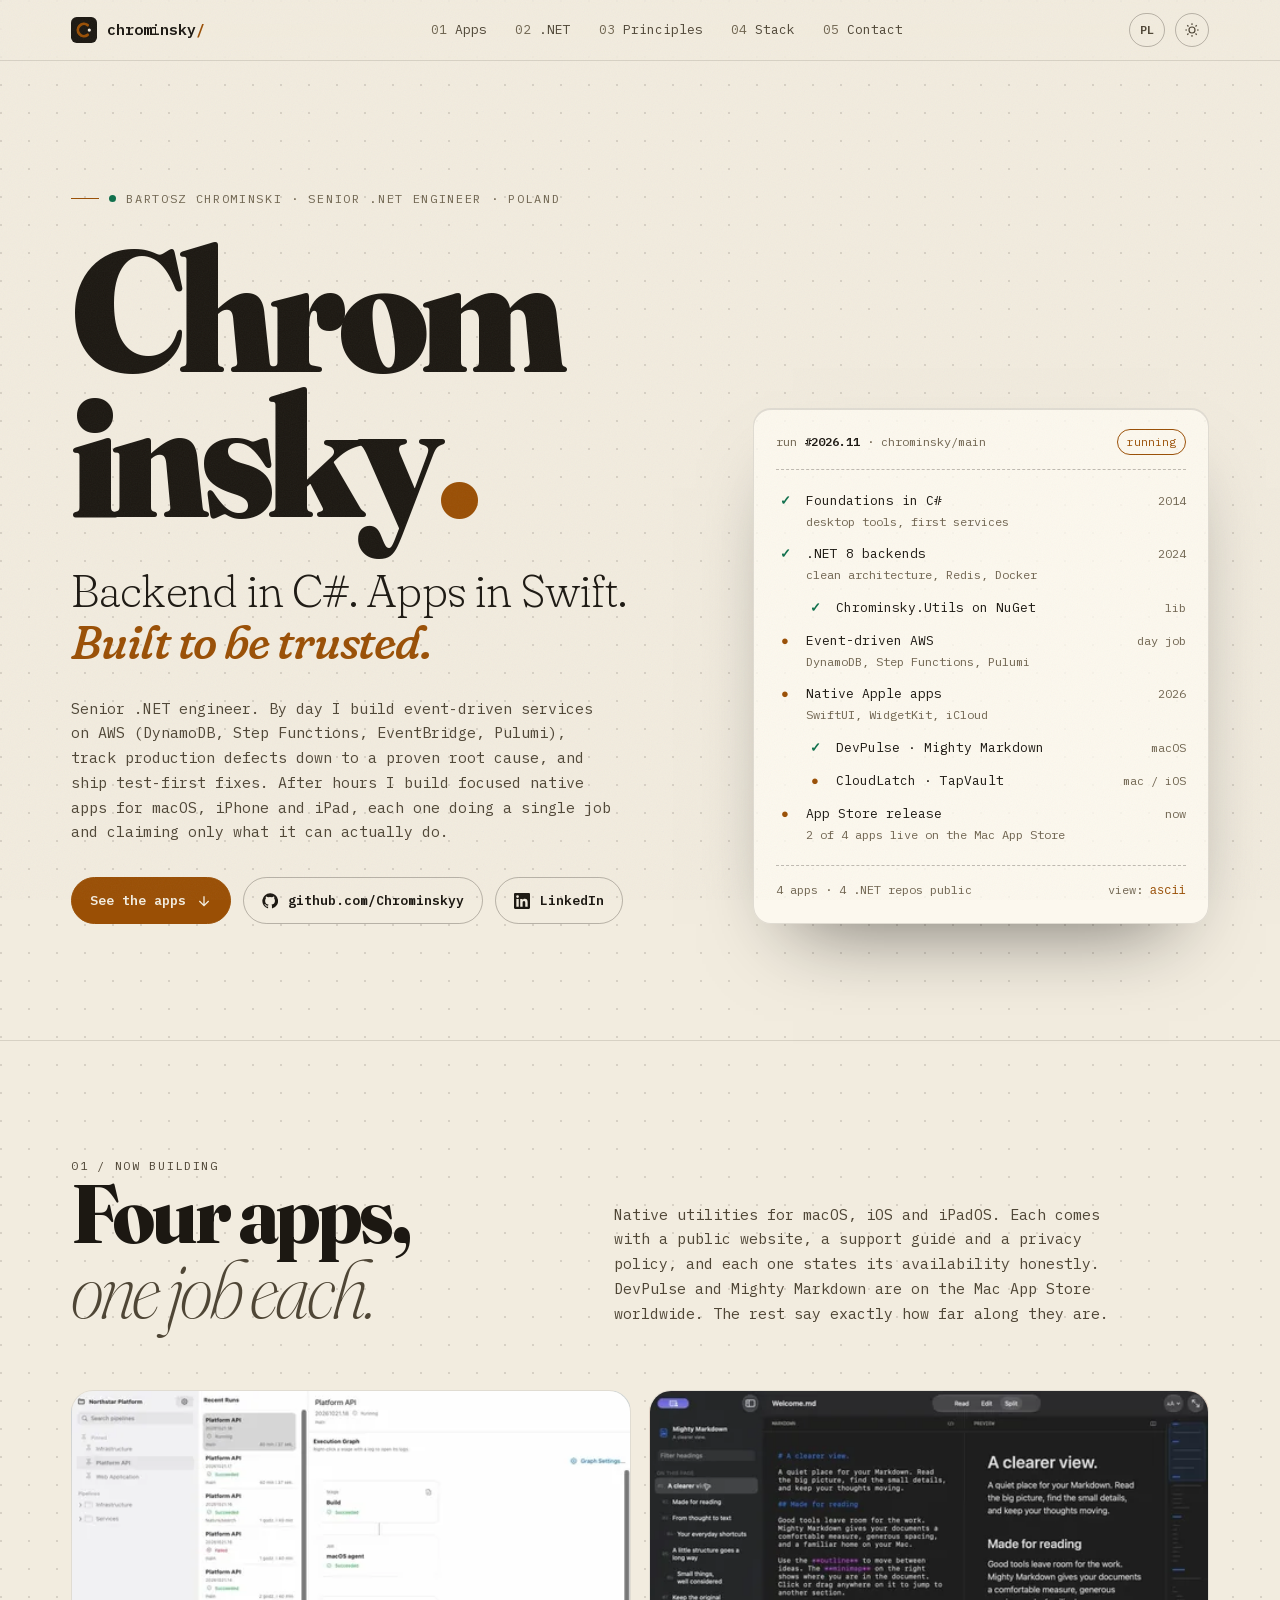
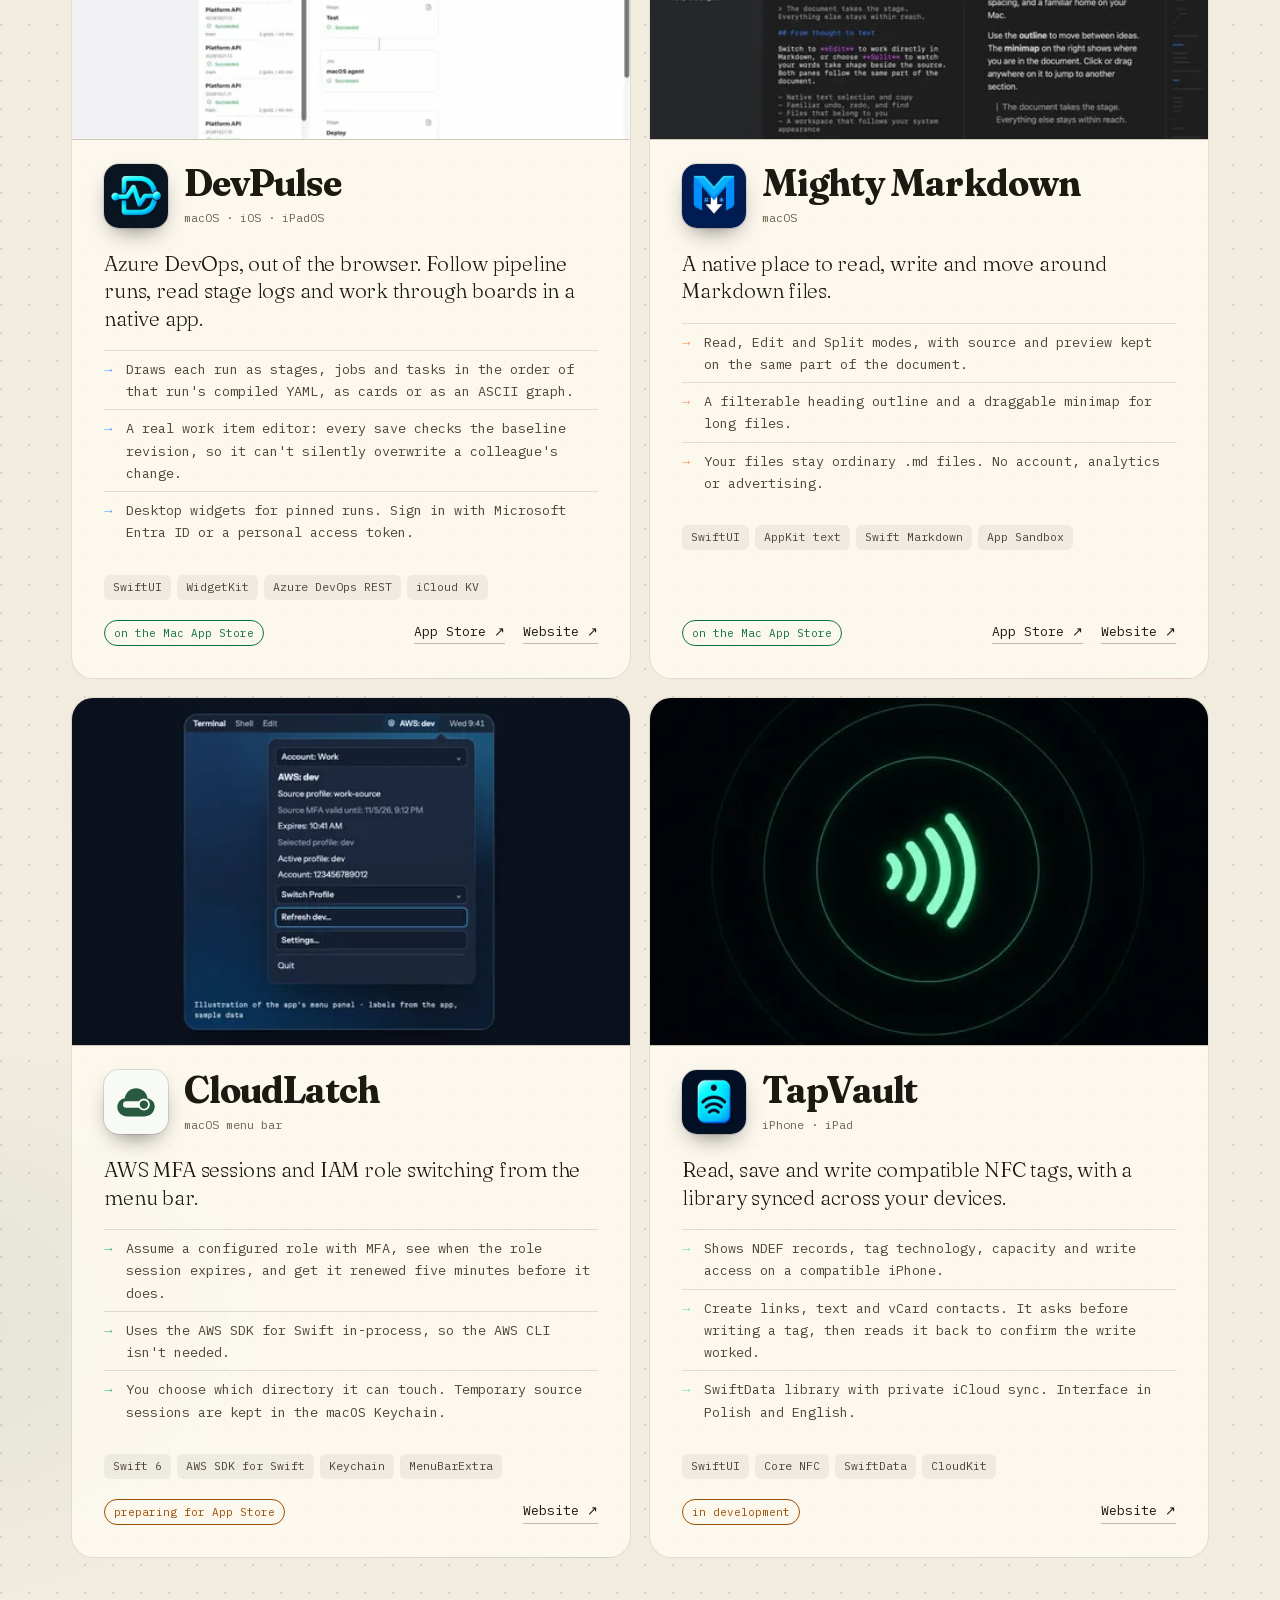
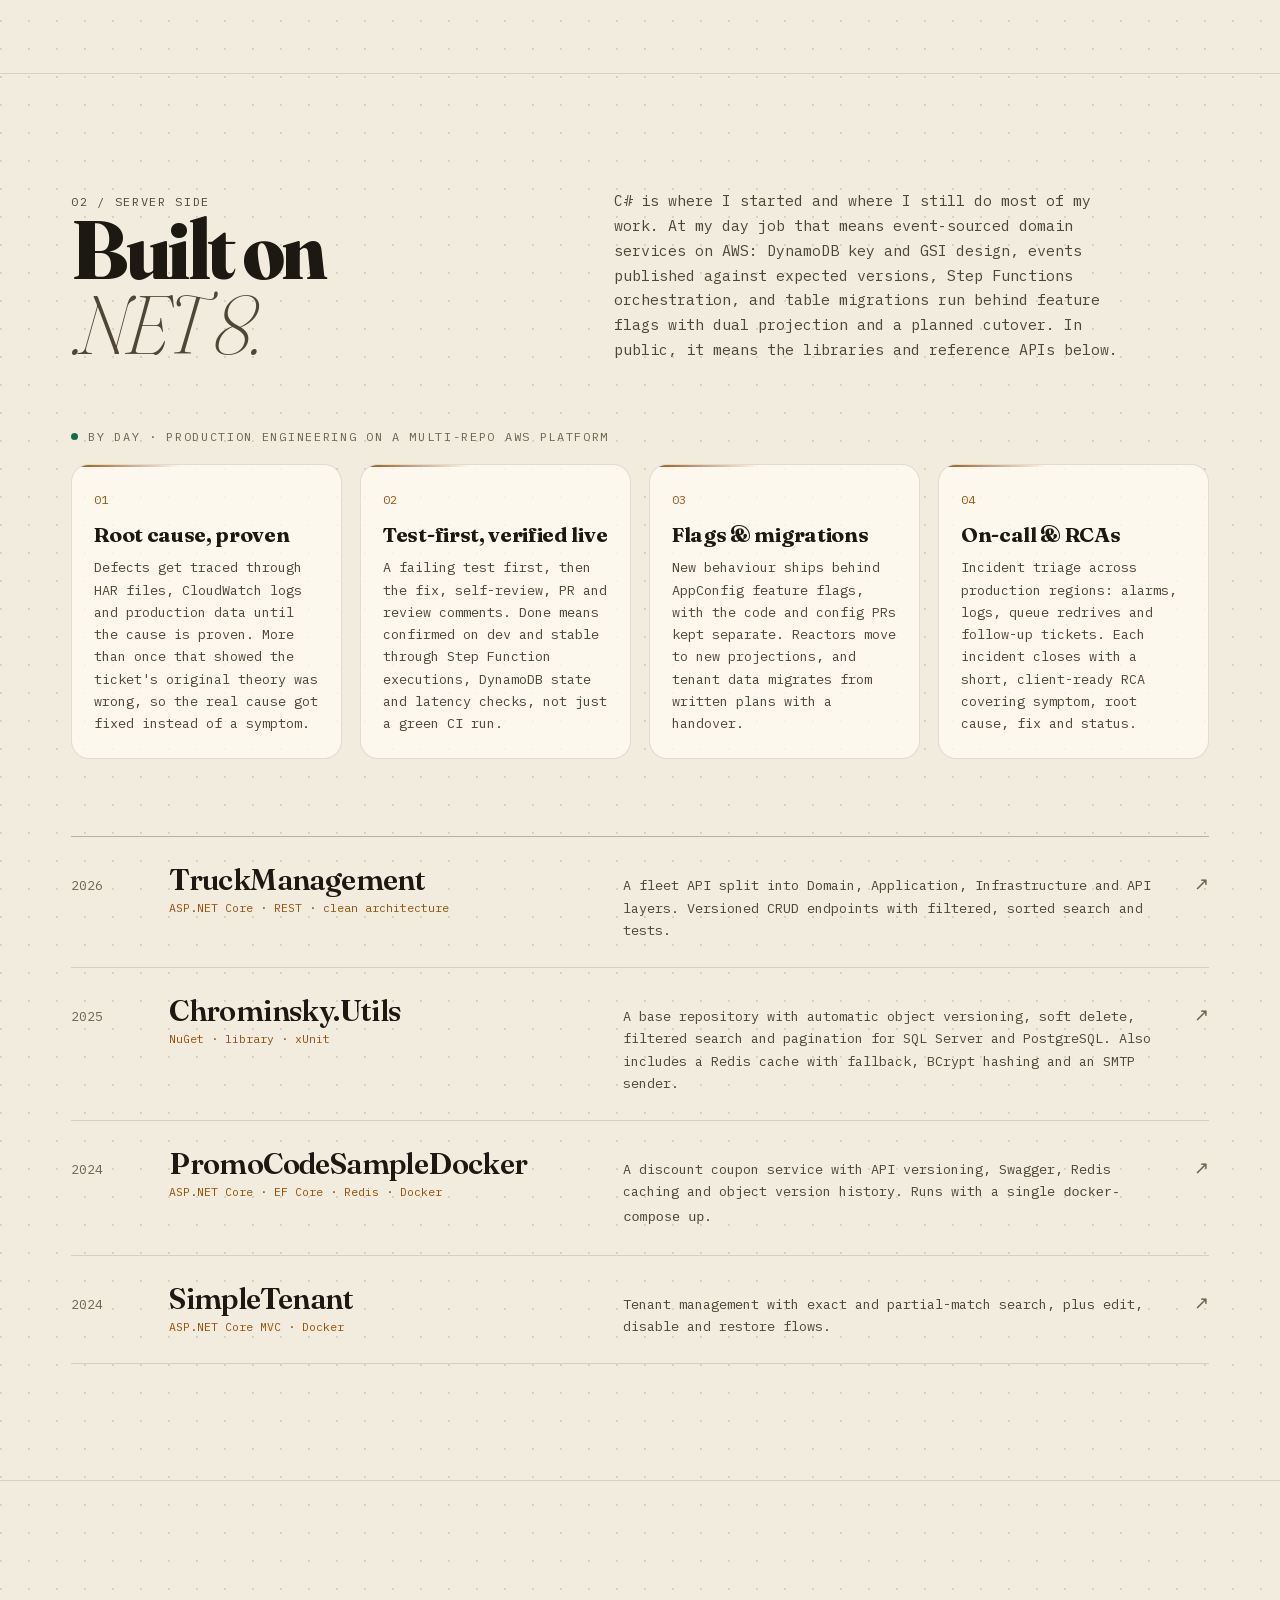
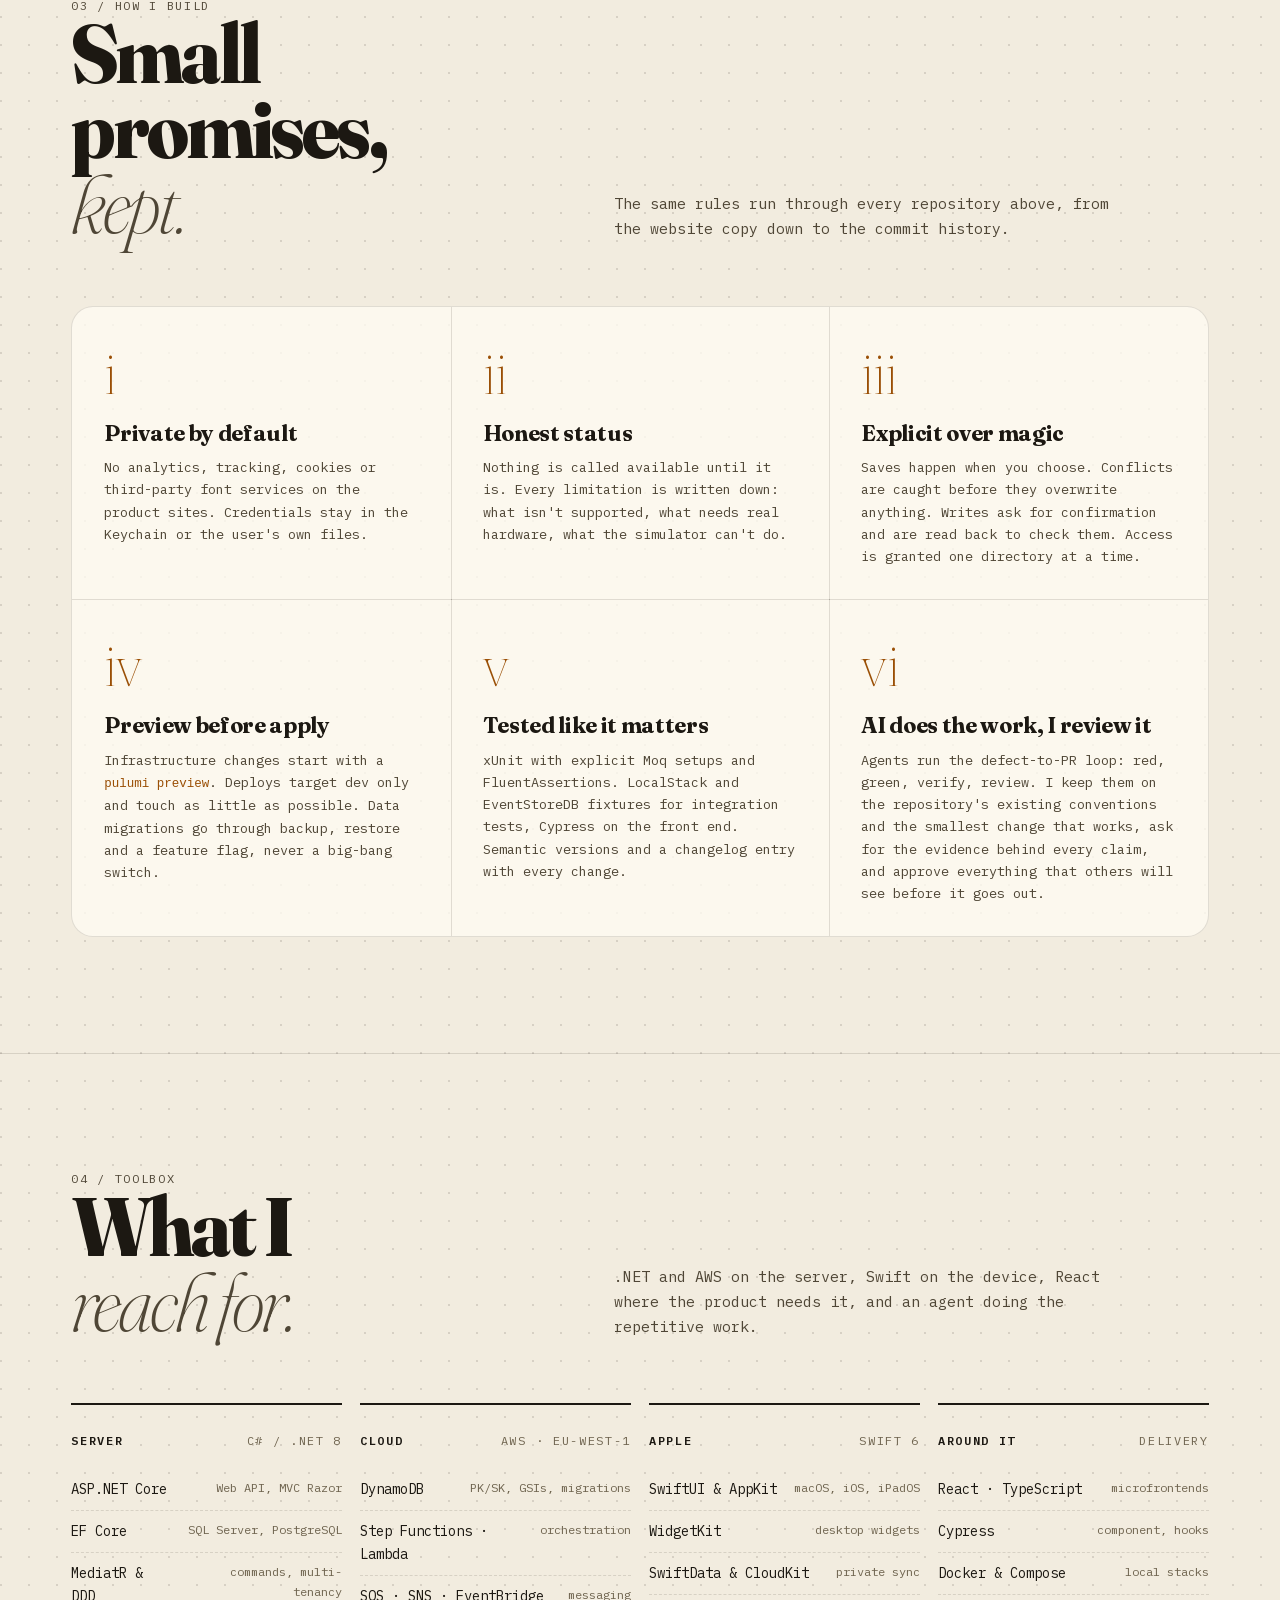
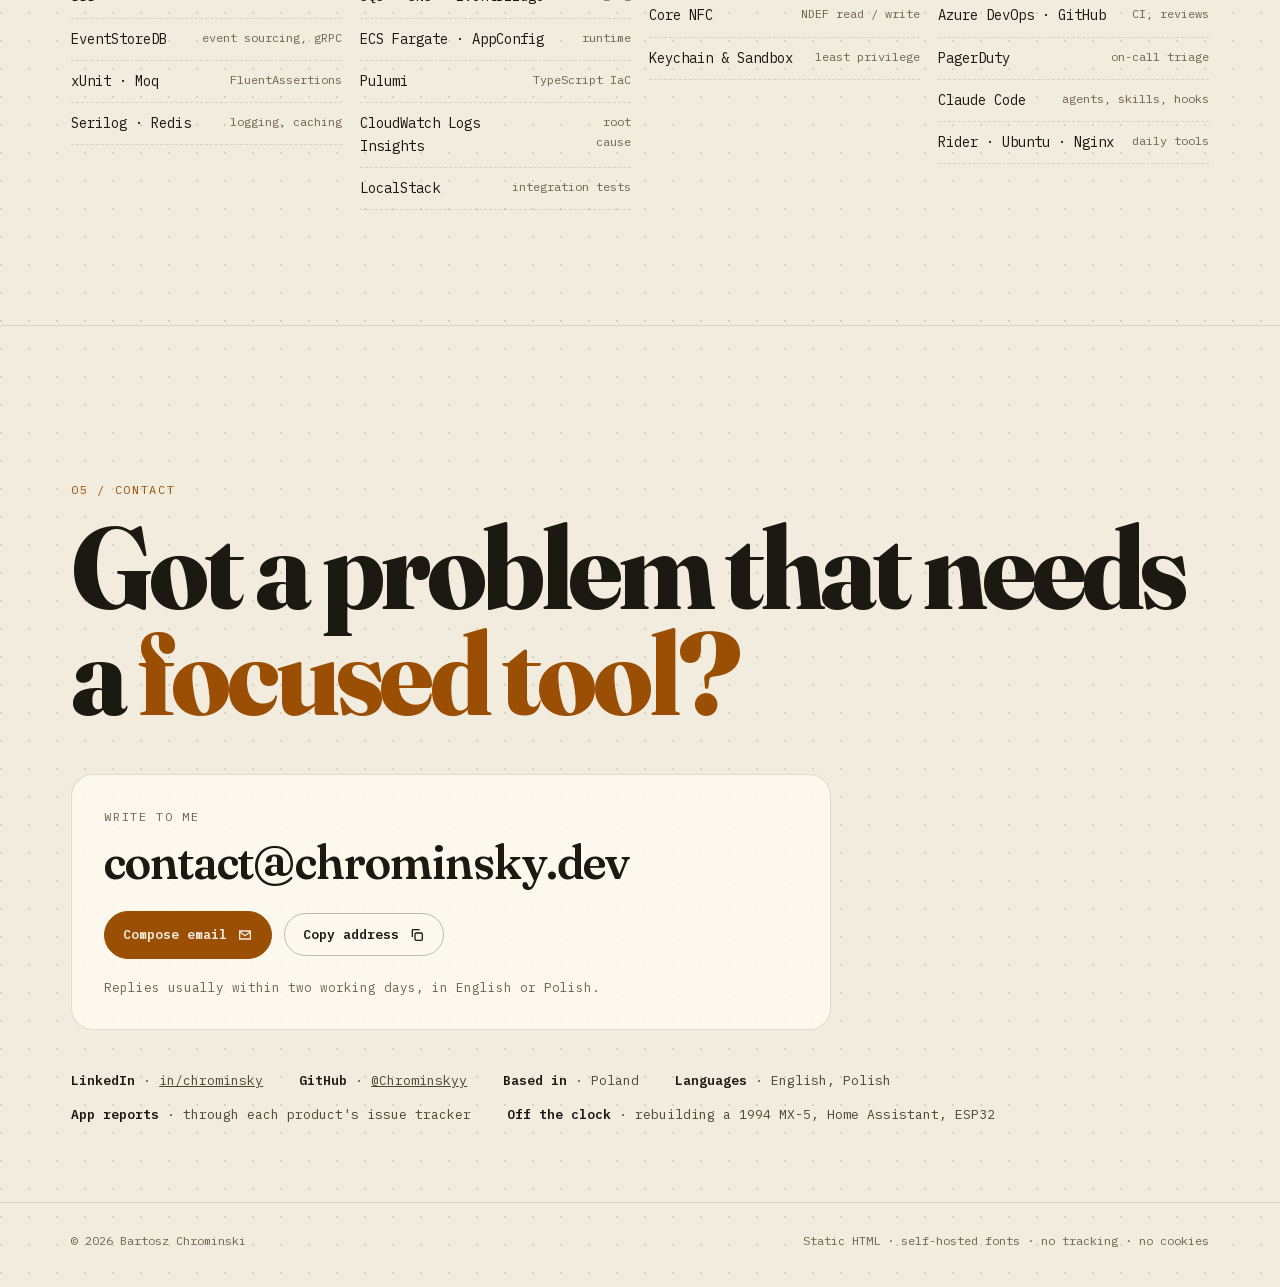
<file: index.html>
<!doctype html>
<html lang="en">
<head>
<meta charset="utf-8">
<meta name="viewport" content="width=device-width, initial-scale=1">
<title>Bartosz Chrominski | Senior .NET engineer</title>
<meta name="description" content="Bartosz Chrominski (Chrominsky), senior C# and .NET engineer: event-driven AWS services and native Apple apps DevPulse, Mighty Markdown, CloudLatch, TapVault.">
<meta name="color-scheme" content="dark light">
<meta property="og:title" content="Bartosz Chrominski | Senior .NET engineer">
<meta property="og:description" content="Backend in C#. Apps in Swift. Built to be trusted. Event-driven .NET on AWS, plus native apps for macOS, iPhone and iPad.">
<meta property="og:type" content="website">
<meta property="og:url" content="https://chrominsky.dev/">
<meta property="og:image" content="https://chrominsky.dev/assets/og-image.png">
<meta property="og:image:width" content="1200">
<meta property="og:image:height" content="630">
<meta property="og:image:alt" content="Bartosz Chrominski. Backend in C#. Apps in Swift. Built to be trusted.">
<meta property="og:locale" content="en_GB">
<meta property="og:locale:alternate" content="pl_PL">
<meta name="twitter:card" content="summary_large_image">
<link rel="canonical" href="https://chrominsky.dev/">
<link rel="alternate" hreflang="en" href="https://chrominsky.dev/">
<link rel="alternate" hreflang="pl" href="https://chrominsky.dev/pl/">
<link rel="alternate" hreflang="x-default" href="https://chrominsky.dev/">
<link rel="icon" href="assets/favicon.svg" type="image/svg+xml">
<link rel="icon" href="assets/favicon-32.png" sizes="32x32" type="image/png">
<link rel="apple-touch-icon" href="assets/apple-touch-icon.png">
<script>try{var t=localStorage.getItem("theme");if(t)document.documentElement.setAttribute("data-theme",t)}catch(e){}</script>
<link rel="preload" href="assets/fonts/fraunces-normal-100-900-latin.woff2" as="font" type="font/woff2" crossorigin>
<link rel="preload" href="assets/fonts/ibm-plex-mono-normal-400-latin.woff2" as="font" type="font/woff2" crossorigin>
<link rel="stylesheet" href="assets/fonts/fonts.css">
<script type="application/ld+json">
{
  "@context": "https://schema.org",
  "@graph": [
    {
      "@type": "Person",
      "@id": "https://chrominsky.dev/#person",
      "name": "Bartosz Chrominski",
      "alternateName": [
        "Chrominsky",
        "Bartosz Chromiński"
      ],
      "jobTitle": "Senior .NET Engineer",
      "url": "https://chrominsky.dev/",
      "email": "mailto:contact@chrominsky.dev",
      "image": "https://chrominsky.dev/assets/og-image.png",
      "address": {
        "@type": "PostalAddress",
        "addressCountry": "PL"
      },
      "knowsLanguage": [
        "en",
        "pl"
      ],
      "knowsAbout": [
        "C#",
        ".NET",
        "ASP.NET Core",
        "AWS",
        "DynamoDB",
        "AWS Step Functions",
        "Pulumi",
        "Event sourcing",
        "Swift",
        "SwiftUI"
      ],
      "sameAs": [
        "https://github.com/Chrominskyy",
        "https://www.linkedin.com/in/chrominsky/"
      ]
    },
    {
      "@type": "WebSite",
      "@id": "https://chrominsky.dev/#website",
      "name": "Chrominsky",
      "alternateName": "Bartosz Chrominski",
      "url": "https://chrominsky.dev/",
      "inLanguage": [
        "en",
        "pl"
      ],
      "author": {
        "@id": "https://chrominsky.dev/#person"
      }
    }
  ]
}
</script>
<style>
:root {
  --bg: #13110e;
  --bg-2: #1b1813;
  --panel: rgba(32, 28, 22, .72);
  --line: rgba(236, 228, 212, .12);
  --line-strong: rgba(236, 228, 212, .24);
  --ink: #ece4d4;
  --ink-2: #b3a993;
  --ink-3: #9a907b;
  --amber: #ffb224;
  --amber-deep: #e08a00;
  --amber-glow: rgba(255, 178, 36, .16);
  --mint: #6fe3b4;
  --rust: #ff6a3d;
  --grain-opacity: .07;
  --serif: "Fraunces", "Iowan Old Style", Georgia, serif;
  --mono: "IBM Plex Mono", ui-monospace, "SFMono-Regular", Menlo, monospace;
  --gutter: clamp(16px, 4vw, 56px);
  --max: 1240px;
}
@media (prefers-color-scheme: light) {
  :root:not([data-theme="dark"]) {
    --bg: #f2ecdf;
    --bg-2: #e9e1d0;
    --panel: rgba(255, 251, 242, .78);
    --line: rgba(32, 26, 18, .13);
    --line-strong: rgba(32, 26, 18, .28);
    --ink: #1c1812;
    --ink-2: #4f4636;
    --ink-3: #6e634e;
    --amber: #9a4f05;
    --amber-deep: #8f4700;
    --amber-glow: rgba(214, 120, 10, .14);
    --mint: #0e6f4b;
    --rust: #c2401a;
    --grain-opacity: .05;
  }
}
:root[data-theme="light"] {
  --bg: #f2ecdf; --bg-2: #e9e1d0; --panel: rgba(255, 251, 242, .78);
  --line: rgba(32, 26, 18, .13); --line-strong: rgba(32, 26, 18, .28);
  --ink: #1c1812; --ink-2: #4f4636; --ink-3: #6e634e;
  --amber: #9a4f05; --amber-deep: #7a3d00; --amber-glow: rgba(214, 120, 10, .14);
  --mint: #0e6f4b; --rust: #c2401a; --grain-opacity: .05;
}

*, *::before, *::after { box-sizing: border-box; }
html { scroll-behavior: smooth; -webkit-text-size-adjust: 100%; }
body {
  margin: 0;
  background-color: var(--bg);
  background-image:
    radial-gradient(1100px 620px at 82% -8%, var(--amber-glow), transparent 62%),
    radial-gradient(800px 500px at -10% 38%, color-mix(in srgb, var(--mint) 7%, transparent), transparent 60%),
    radial-gradient(circle at 1px 1px, var(--line) 1px, transparent 1.4px);
  background-size: auto, auto, 28px 28px;
  color: var(--ink);
  font-family: var(--mono);
  font-weight: 400;
  font-size: 15px;
  line-height: 1.65;
  overflow-x: hidden;
}
body::before {
  content: "";
  position: fixed; inset: 0;
  pointer-events: none;
  z-index: 100;
  opacity: var(--grain-opacity);
  background-image: url("data:image/svg+xml,%3Csvg xmlns='http://www.w3.org/2000/svg' width='180' height='180'%3E%3Cfilter id='n'%3E%3CfeTurbulence type='fractalNoise' baseFrequency='.85' numOctaves='3' stitchTiles='stitch'/%3E%3C/filter%3E%3Crect width='100%25' height='100%25' filter='url(%23n)'/%3E%3C/svg%3E");
}
a { color: inherit; }
img { max-width: 100%; display: block; }
::selection { background: var(--amber); color: var(--bg); }
:focus-visible { outline: 2px solid var(--amber); outline-offset: 3px; border-radius: 4px; }

.sr-only { position: absolute; width: 1px; height: 1px; padding: 0; margin: -1px; overflow: hidden; clip: rect(0 0 0 0); white-space: nowrap; border: 0; }
.skip { position: absolute; left: -999px; top: 8px; background: var(--amber); color: var(--bg); padding: 8px 12px; z-index: 200; }
.skip:focus { left: 8px; }

.wrap { width: 100%; max-width: var(--max); margin: 0 auto; padding: 0 var(--gutter); }

/* ---------- header ---------- */
header.top {
  position: sticky; top: 0; z-index: 50;
  backdrop-filter: blur(14px) saturate(1.2);
  -webkit-backdrop-filter: blur(14px) saturate(1.2);
  background: color-mix(in srgb, var(--bg) 72%, transparent);
  border-bottom: 1px solid var(--line);
}
.top .wrap { display: flex; align-items: center; justify-content: space-between; height: 60px; gap: 16px; }
.mark { display: inline-flex; align-items: center; gap: 10px; text-decoration: none; font-weight: 600; letter-spacing: -.01em; }
.mark svg { width: 26px; height: 26px; }
.mark span em { font-style: normal; color: var(--amber); }
nav.links { display: flex; gap: clamp(12px, 2.4vw, 28px); font-size: 13px; }
nav.links a { text-decoration: none; color: var(--ink-2); transition: color .2s; }
nav.links a:hover { color: var(--amber); }
nav.links a span { color: var(--ink-3); }
@media (max-width: 640px) { nav.links a:not(.keep) { display: none; } nav.links a span { display: none; } .top .wrap { gap: 10px; } }
@media (max-width: 360px) { .mark span { display: none; } }

/* ---------- hero ---------- */
.hero { padding: clamp(56px, 10vw, 128px) 0 clamp(64px, 9vw, 120px); position: relative; }
.hero-grid { display: grid; grid-template-columns: minmax(0, 1.15fr) minmax(0, .85fr); gap: clamp(32px, 5vw, 72px); align-items: end; }
@media (max-width: 960px) { .hero-grid { grid-template-columns: 1fr; } }

.kicker { font-size: 12px; letter-spacing: .14em; text-transform: uppercase; color: var(--ink-3); display: flex; align-items: center; gap: 10px; margin: 0 0 28px; }
.kicker::before { content: ""; width: 28px; height: 1px; background: var(--amber); }
.pulse { width: 7px; height: 7px; border-radius: 50%; background: var(--mint); box-shadow: 0 0 0 0 color-mix(in srgb, var(--mint) 60%, transparent); animation: ping 2.4s ease-out infinite; }
@keyframes ping { 0% { box-shadow: 0 0 0 0 color-mix(in srgb, var(--mint) 55%, transparent); } 80%, 100% { box-shadow: 0 0 0 10px transparent; } }

h1.name {
  font-family: var(--serif);
  font-variation-settings: "opsz" 144, "SOFT" 30;
  font-weight: 900;
  font-size: clamp(64px, 13.5vw, 196px);
  line-height: .84;
  letter-spacing: -.045em;
  margin: 0 0 clamp(24px, 3vw, 40px);
}
h1.name .dot { color: var(--amber); }
.tagline {
  font-family: var(--serif);
  font-variation-settings: "opsz" 48, "SOFT" 100;
  font-weight: 200;
  font-size: clamp(26px, 3.6vw, 46px);
  line-height: 1.12;
  letter-spacing: -.02em;
  margin: 0 0 28px;
  max-width: 17em;
}
.tagline i { font-weight: 500; font-style: italic; color: var(--amber); }
.lede { color: var(--ink-2); max-width: 36em; margin: 0 0 32px; }
.cta { display: flex; flex-wrap: wrap; gap: 12px; }
.btn {
  display: inline-flex; align-items: center; gap: 10px;
  padding: 12px 18px; border-radius: 999px;
  text-decoration: none; font-size: 13px; font-weight: 600;
  border: 1px solid var(--line-strong);
  transition: transform .25s cubic-bezier(.2,.8,.2,1), background .25s, color .25s, border-color .25s;
}
.btn:hover { transform: translateY(-2px); border-color: var(--amber); color: var(--amber); }
.btn.primary { background: var(--amber); color: var(--bg); border-color: var(--amber); }
.btn.primary:hover { background: var(--ink); border-color: var(--ink); color: var(--bg); }
.btn svg { width: 16px; height: 16px; }

/* run graph panel */
.run {
  background: var(--panel);
  border: 1px solid var(--line);
  border-radius: 18px;
  padding: 20px 22px 22px;
  box-shadow: 0 40px 80px -40px rgba(0,0,0,.55), inset 0 1px 0 var(--line);
  font-size: 13px;
  position: relative;
  overflow: hidden;
}
.run::after { content: ""; position: absolute; inset: 0; background: linear-gradient(115deg, transparent 40%, var(--amber-glow) 50%, transparent 60%); transform: translateX(-100%); animation: sweep 7s ease-in-out 2.6s infinite; pointer-events: none; }
@keyframes sweep { 0%, 70% { transform: translateX(-100%); } 100% { transform: translateX(100%); } }
.run-head { display: flex; justify-content: space-between; align-items: center; gap: 12px; color: var(--ink-3); font-size: 12px; padding-bottom: 14px; border-bottom: 1px dashed var(--line-strong); margin-bottom: 14px; }
.run-head b { color: var(--ink); font-weight: 600; }
.badge { font-size: 11px; padding: 3px 9px; border-radius: 999px; border: 1px solid currentColor; white-space: nowrap; }
.badge.live { color: var(--mint); }
.badge.dev { color: var(--amber); }
.stages { list-style: none; margin: 0; padding: 0; }
.stage { display: grid; grid-template-columns: 18px 1fr auto; gap: 12px; align-items: baseline; padding: 6px 0; }
.stage .tree { color: var(--ink-3); white-space: pre; }
.stage .glyph { font-weight: 600; text-align: center; }
.stage .label { color: var(--ink); }
.stage .label small { display: block; color: var(--ink-3); font-size: 12px; }
.stage .time { color: var(--ink-3); font-size: 12px; }
.ok .glyph { color: var(--mint); }
.running .glyph { color: var(--amber); animation: blink 1.1s steps(2, jump-none) infinite; }
.queued .glyph { color: var(--ink-3); }
.queued .label { color: var(--ink-3); }
@keyframes blink { 50% { opacity: .25; } }
.stage.child { padding-left: 30px; grid-template-columns: 18px 1fr auto; }
.run-foot { margin-top: 14px; padding-top: 14px; border-top: 1px dashed var(--line-strong); color: var(--ink-3); font-size: 12px; display: flex; justify-content: space-between; gap: 12px; flex-wrap: wrap; }
.run-foot code { color: var(--amber); }

/* ---------- sections ---------- */
section.block { padding: clamp(64px, 9vw, 120px) 0; border-top: 1px solid var(--line); }
.sec-head { display: grid; grid-template-columns: minmax(0, 1fr) minmax(0, 1.2fr); gap: 24px 48px; align-items: end; margin-bottom: clamp(36px, 5vw, 64px); }
@media (max-width: 860px) { .sec-head { grid-template-columns: 1fr; } }
.sec-num { font-size: 12px; color: var(--amber); letter-spacing: .14em; text-transform: uppercase; margin: 0 0 14px; }
h2 {
  font-family: var(--serif);
  font-variation-settings: "opsz" 120, "SOFT" 20;
  font-weight: 800;
  font-size: clamp(40px, 6.4vw, 84px);
  line-height: .92;
  letter-spacing: -.035em;
  margin: 0;
}
h2 i { font-weight: 200; font-style: italic; color: var(--ink-2); }
.sec-head p { color: var(--ink-2); margin: 0; max-width: 34em; }

/* apps */
.apps { display: grid; grid-template-columns: repeat(2, minmax(0, 1fr)); gap: 18px; }
@media (max-width: 860px) { .apps { grid-template-columns: 1fr; } }
.app {
  --tint: var(--amber);
  position: relative;
  display: flex; flex-direction: column;
  padding: clamp(22px, 3vw, 32px);
  border-radius: 22px;
  background:
    radial-gradient(420px 220px at 100% 0%, color-mix(in srgb, var(--tint) 14%, transparent), transparent 70%),
    var(--panel);
  border: 1px solid var(--line);
  transition: transform .35s cubic-bezier(.2,.8,.2,1), border-color .35s;
  overflow: hidden;
}
.app:hover { transform: translateY(-4px); border-color: color-mix(in srgb, var(--tint) 55%, transparent); }
.app.devpulse { --tint: #4fa3ff; }
.app.markdown { --tint: #ff8a5c; }
.app.cloudlatch { --tint: #3fb27f; }
.app.tapvault { --tint: #6fe3b4; }
.shot { margin: calc(-1 * clamp(22px, 3vw, 32px)) calc(-1 * clamp(22px, 3vw, 32px)) 24px; aspect-ratio: 16 / 10; overflow: hidden; border-bottom: 1px solid var(--line); background: var(--bg-2); }
.shot img { width: 100%; height: 100%; object-fit: cover; object-position: top left; transition: transform .8s cubic-bezier(.2,.8,.2,1); }
.app.cloudlatch .shot img, .app.tapvault .shot img { object-position: center; }
.app:hover .shot img { transform: scale(1.03); }
.app-top { display: flex; align-items: center; gap: 16px; margin-bottom: 22px; }
.icon { width: 64px; height: 64px; border-radius: 15px; flex: none; box-shadow: 0 10px 24px -10px rgba(0,0,0,.6), 0 0 0 1px var(--line); overflow: hidden; background: #f8faf6; }
.icon img { width: 100%; height: 100%; object-fit: cover; }
.icon.svg { display: grid; place-items: center; }
.icon.svg img { width: 72%; height: 72%; object-fit: contain; }
.app h3 {
  font-family: var(--serif);
  font-variation-settings: "opsz" 72, "SOFT" 50;
  font-weight: 700;
  font-size: clamp(28px, 3.2vw, 38px);
  letter-spacing: -.025em;
  line-height: 1;
  margin: 0 0 6px;
}
.platform { font-size: 12px; color: var(--ink-3); }
.app .pitch { font-family: var(--serif); font-variation-settings: "opsz" 24; font-weight: 300; font-size: 21px; line-height: 1.3; margin: 0 0 18px; letter-spacing: -.01em; }
.facts { list-style: none; padding: 0; margin: 0 0 24px; color: var(--ink-2); font-size: 13.5px; }
.facts li { padding: 7px 0 7px 22px; position: relative; border-top: 1px solid var(--line); }
.facts li::before { content: "→"; position: absolute; left: 0; color: var(--tint); }
.app-foot { margin-top: auto; display: flex; flex-wrap: wrap; align-items: center; gap: 10px 18px; font-size: 13px; }
.app-foot a { text-decoration: none; border-bottom: 1px solid var(--line-strong); padding-bottom: 1px; transition: color .2s, border-color .2s; }
.app-foot a:hover { color: var(--tint); border-color: var(--tint); }
.app-foot .badge { margin-right: auto; }
.tech { display: flex; flex-wrap: wrap; gap: 6px; margin: 0 0 20px; padding: 0; list-style: none; }
.tech li { font-size: 11.5px; padding: 3px 9px; border-radius: 6px; background: color-mix(in srgb, var(--ink) 6%, transparent); color: var(--ink-2); }

/* dotnet ledger */
.ledger { border-top: 1px solid var(--line-strong); }
.row {
  display: grid;
  grid-template-columns: 70px minmax(0, 1.1fr) minmax(0, 1.4fr) auto;
  gap: 8px 28px;
  align-items: baseline;
  padding: 26px 0;
  border-bottom: 1px solid var(--line);
  text-decoration: none;
  position: relative;
  transition: padding .3s cubic-bezier(.2,.8,.2,1);
}
.row::before { content: ""; position: absolute; left: 0; top: 0; bottom: -1px; width: 0; background: linear-gradient(90deg, var(--amber-glow), transparent); transition: width .4s; pointer-events: none; }
.row:hover::before { width: 100%; }
.row:hover { padding-left: 14px; }
.row .yr { color: var(--ink-3); font-size: 13px; }
.row .t { overflow-wrap: anywhere; min-width: 0; font-family: var(--serif); font-variation-settings: "opsz" 60; font-weight: 600; font-size: clamp(22px, 2.4vw, 30px); letter-spacing: -.02em; line-height: 1.1; }
.row .t small { display: block; font-family: var(--mono); font-size: 11.5px; font-weight: 400; color: var(--amber); letter-spacing: 0; margin-top: 6px; }
.row .d { color: var(--ink-2); font-size: 13.5px; }
.row .go { color: var(--ink-3); font-size: 18px; transition: transform .3s, color .3s; }
.row:hover .go { transform: translateX(4px); color: var(--amber); }
@media (max-width: 760px) {
  .row { grid-template-columns: 56px minmax(0, 1fr); }
  .row .d { grid-column: 2; }
  .row .go { display: none; }
}

/* principles */
.p code { font-size: 12.5px; color: var(--amber); }
.band-label { font-size: 12px; letter-spacing: .14em; text-transform: uppercase; color: var(--ink-3); margin: 0 0 18px; display: flex; align-items: center; gap: 10px; }
.band-label::before { content: ""; width: 7px; height: 7px; border-radius: 50%; background: var(--mint); }
.band { display: grid; grid-template-columns: repeat(4, minmax(0, 1fr)); gap: 18px; margin-bottom: clamp(48px, 6vw, 80px); }
@media (max-width: 1100px) { .band { grid-template-columns: repeat(2, minmax(0, 1fr)); } }
@media (max-width: 600px) { .band { grid-template-columns: 1fr; } }
.cell { padding: 22px 22px 24px; border-radius: 18px; background: var(--panel); border: 1px solid var(--line); position: relative; overflow: hidden; }
.cell::after { content: ""; position: absolute; left: 0; top: 0; height: 2px; width: 40%; background: linear-gradient(90deg, var(--amber), transparent); }
.cell .k { font-size: 12px; color: var(--amber); }
.cell h3 { font-family: var(--serif); font-variation-settings: "opsz" 36; font-weight: 700; font-size: 21px; letter-spacing: -.015em; line-height: 1.15; margin: 10px 0 10px; }
.cell p { margin: 0; color: var(--ink-2); font-size: 13.5px; }
.principles { display: grid; grid-template-columns: repeat(3, minmax(0, 1fr)); gap: 0; border: 1px solid var(--line); border-radius: 22px; overflow: hidden; background: var(--panel); }
@media (max-width: 1000px) { .principles { grid-template-columns: repeat(2, minmax(0, 1fr)); } }
@media (max-width: 560px) { .principles { grid-template-columns: 1fr; } }
.p { padding: clamp(22px, 2.6vw, 32px); border-right: 1px solid var(--line); border-bottom: 1px solid var(--line); margin: 0 -1px -1px 0; }
.p .n { font-family: var(--serif); font-weight: 100; font-size: 64px; line-height: 1; color: var(--amber); font-variation-settings: "opsz" 144; display: block; margin-bottom: 18px; }
.p h3 { font-family: var(--serif); font-variation-settings: "opsz" 36; font-weight: 700; font-size: 22px; letter-spacing: -.015em; line-height: 1.15; margin: 0 0 10px; }
.p p { margin: 0; color: var(--ink-2); font-size: 13.5px; }

/* stack */
.stack { display: grid; grid-template-columns: repeat(4, minmax(0, 1fr)); gap: 18px; }
@media (max-width: 1100px) { .stack { grid-template-columns: repeat(2, minmax(0, 1fr)); } }
@media (max-width: 640px) { .stack { grid-template-columns: 1fr; } }
.col { padding: 26px 0 0; border-top: 2px solid var(--ink); }
.col h3 { font-size: 12px; text-transform: uppercase; letter-spacing: .14em; margin: 0 0 18px; font-weight: 600; display: flex; justify-content: space-between; }
.col h3 span { color: var(--ink-3); font-weight: 400; }
.col ul { list-style: none; margin: 0; padding: 0; }
.col li { display: flex; justify-content: space-between; gap: 12px; padding: 9px 0; border-bottom: 1px dashed var(--line); font-size: 14px; }
.col li span { color: var(--ink-3); font-size: 12px; text-align: right; }

/* contact */
.contact { padding: clamp(80px, 12vw, 160px) 0 clamp(48px, 6vw, 80px); border-top: 1px solid var(--line); text-align: left; }
.contact h2 { font-size: clamp(48px, 9vw, 132px); max-width: 11em; }
.contact h2 a { text-decoration: none; color: var(--amber); background: linear-gradient(currentColor, currentColor) 0 100% / 0 .06em no-repeat; transition: background-size .5s cubic-bezier(.2,.8,.2,1); }
.contact h2 a:hover { background-size: 100% .06em; }
.mail { margin-top: clamp(32px, 4vw, 48px); padding: clamp(22px, 3vw, 32px); border-radius: 22px; background: var(--panel); border: 1px solid var(--line); max-width: 760px; }
.mail-label { display: block; font-size: 12px; letter-spacing: .14em; text-transform: uppercase; color: var(--ink-3); margin-bottom: 10px; }
.mail-addr { display: inline-block; font-family: var(--serif); font-variation-settings: "opsz" 72, "SOFT" 50; font-weight: 600; font-size: clamp(26px, 4.6vw, 48px); letter-spacing: -.02em; line-height: 1.1; text-decoration: none; overflow-wrap: anywhere; transition: color .2s; }
.mail-addr:hover { color: var(--amber); }
.mail-actions { display: flex; flex-wrap: wrap; align-items: center; gap: 12px; margin-top: 22px; }
.mail-actions button.btn { background: none; color: var(--ink); font-family: var(--mono); cursor: pointer; }
.mail-status { font-size: 12px; color: var(--mint); }
.mail-note { margin: 18px 0 0; color: var(--ink-3); font-size: 12.5px; }
.contact .meta { display: flex; flex-wrap: wrap; gap: 12px 36px; margin-top: 40px; color: var(--ink-2); font-size: 13px; }
.contact .meta b { color: var(--ink); font-weight: 600; }
footer { padding: 28px 0 40px; color: var(--ink-3); font-size: 12px; border-top: 1px solid var(--line); }
footer .wrap { display: flex; justify-content: space-between; gap: 16px; flex-wrap: wrap; }

/* theme toggle */
.tools { display: flex; align-items: center; gap: 10px; flex: none; }
.lang { font-size: 12px; font-weight: 600; text-decoration: none; color: var(--ink-2); border: 1px solid var(--line-strong); border-radius: 999px; height: 34px; min-width: 34px; padding: 0 10px; display: grid; place-items: center; transition: color .2s, border-color .2s; }
.lang:hover { color: var(--amber); border-color: var(--amber); }
.theme { background: none; border: 1px solid var(--line-strong); color: var(--ink-2); border-radius: 999px; width: 34px; height: 34px; display: grid; place-items: center; cursor: pointer; transition: color .2s, border-color .2s; flex: none; }
.theme:hover { color: var(--amber); border-color: var(--amber); }
.theme svg { width: 16px; height: 16px; }

/* ---------- motion: staggered load ---------- */
.rise { opacity: 0; transform: translateY(22px); animation: rise .9s cubic-bezier(.2,.8,.2,1) forwards; animation-delay: calc(var(--i, 0) * 110ms + 80ms); }
@keyframes rise { to { opacity: 1; transform: none; } }
/* The hero text holds the LCP element: start it at once and keep the entrance short. */
.kicker.rise, .tagline.rise, .lede.rise { animation-duration: .5s; animation-delay: 0s; }
.name .ch { display: inline-block; opacity: 0; transform: translateY(.35em) rotate(4deg); animation: drop .9s cubic-bezier(.2,.9,.25,1.1) forwards; animation-delay: calc(var(--c) * 45ms + 160ms); }
@keyframes drop { to { opacity: 1; transform: none; } }
.stage { opacity: 0; animation: rise .6s ease-out forwards; animation-delay: calc(var(--s) * 180ms + 900ms); transform: translateX(-8px); }
.reveal { opacity: 0; transform: translateY(28px); transition: opacity .9s cubic-bezier(.2,.8,.2,1), transform .9s cubic-bezier(.2,.8,.2,1); transition-delay: calc(var(--i, 0) * 90ms); }
.reveal.in { opacity: 1; transform: none; }
.no-js .reveal { opacity: 1; transform: none; }
@media (prefers-reduced-motion: reduce) {
  *, *::before, *::after { animation-duration: .001ms !important; animation-iteration-count: 1 !important; animation-delay: 0ms !important; transition-duration: .001ms !important; transition-delay: 0ms !important; }
  .reveal { opacity: 1; transform: none; }
  html { scroll-behavior: auto; }
}
</style>
</head>
<body class="no-js">
<a class="skip" href="#main">Skip to content</a>

<header class="top">
  <div class="wrap">
    <a class="mark" href="#top" aria-label="Chrominsky, home">
      <svg viewBox="0 0 64 64" aria-hidden="true"><rect width="64" height="64" rx="14" fill="var(--ink)"/><path d="M41 20a15 15 0 1 0 0 24" fill="none" stroke="var(--amber)" stroke-width="7" stroke-linecap="round"/><circle cx="45" cy="32" r="4" fill="var(--bg)"/></svg>
      <span>chrominsky<em>/</em></span>
    </a>
    <nav class="links" aria-label="Sections">
      <a href="#apps" class="keep"><span>01</span> Apps</a>
      <a href="#dotnet"><span>02</span> .NET</a>
      <a href="#principles"><span>03</span> Principles</a>
      <a href="#stack"><span>04</span> Stack</a>
      <a href="#contact" class="keep"><span>05</span> Contact</a>
    </nav>
    <div class="tools">
    <a class="lang" href="pl/" hreflang="pl" lang="pl" aria-label="Wersja polska">PL</a>
    <button class="theme" type="button" aria-label="Toggle color theme" id="theme">
      <svg viewBox="0 0 24 24" fill="none" stroke="currentColor" stroke-width="1.8" aria-hidden="true"><circle cx="12" cy="12" r="4.5"/><path d="M12 2v2.5M12 19.5V22M2 12h2.5M19.5 12H22M4.9 4.9l1.8 1.8M17.3 17.3l1.8 1.8M4.9 19.1l1.8-1.8M17.3 6.7l1.8-1.8"/></svg>
    </button>
    </div>
  </div>
</header>

<main id="main">
  <section class="hero" id="top">
    <div class="wrap hero-grid">
      <div>
        <p class="kicker rise" style="--i:0"><span class="pulse" aria-hidden="true"></span>Bartosz Chrominski · Senior .NET engineer · Poland</p>
        <h1 class="name">
          <span class="sr-only">Bartosz Chrominski </span><span aria-hidden="true"><span class="ch" style="--c:0">C</span><span class="ch" style="--c:1">h</span><span class="ch" style="--c:2">r</span><span class="ch" style="--c:3">o</span><span class="ch" style="--c:4">m</span><br><span class="ch" style="--c:5">i</span><span class="ch" style="--c:6">n</span><span class="ch" style="--c:7">s</span><span class="ch" style="--c:8">k</span><span class="ch" style="--c:9">y</span><span class="ch dot" style="--c:10">.</span></span>
        </h1>
        <p class="tagline rise" style="--i:3">Backend in C#. Apps in Swift. <i>Built to be trusted.</i></p>
        <p class="lede rise" style="--i:4">Senior .NET engineer. By day I build event-driven services on AWS (DynamoDB, Step Functions, EventBridge, Pulumi), track production defects down to a proven root cause, and ship test-first fixes. After hours I build focused native apps for macOS, iPhone and iPad, each one doing a single job and claiming only what it can actually do.</p>
        <div class="cta rise" style="--i:5">
          <a class="btn primary" href="#apps">See the apps
            <svg viewBox="0 0 24 24" fill="none" stroke="currentColor" stroke-width="2" aria-hidden="true"><path d="M12 5v14M5 12l7 7 7-7"/></svg></a>
          <a class="btn" href="https://github.com/Chrominskyy" rel="me">
            <svg viewBox="0 0 24 24" fill="currentColor" aria-hidden="true"><path d="M12 .5a11.5 11.5 0 0 0-3.64 22.41c.58.1.79-.25.79-.56v-2c-3.2.7-3.88-1.37-3.88-1.37-.52-1.33-1.28-1.69-1.28-1.69-1.04-.71.08-.7.08-.7 1.16.08 1.77 1.19 1.77 1.19 1.03 1.76 2.7 1.25 3.36.96.1-.75.4-1.25.73-1.54-2.55-.29-5.24-1.28-5.24-5.68 0-1.26.45-2.28 1.19-3.09-.12-.29-.52-1.46.11-3.05 0 0 .97-.31 3.17 1.18a11 11 0 0 1 5.77 0c2.2-1.49 3.17-1.18 3.17-1.18.63 1.59.23 2.76.11 3.05.74.81 1.19 1.83 1.19 3.09 0 4.41-2.69 5.39-5.25 5.67.41.36.78 1.06.78 2.14v3.17c0 .31.21.67.8.56A11.5 11.5 0 0 0 12 .5Z"/></svg>
            github.com/Chrominskyy</a>
          <a class="btn" href="https://www.linkedin.com/in/chrominsky/" rel="me">
            <svg viewBox="0 0 24 24" fill="currentColor" aria-hidden="true"><path d="M20.45 20.45h-3.56v-5.57c0-1.33-.02-3.04-1.85-3.04-1.86 0-2.14 1.45-2.14 2.94v5.67H9.35V9h3.41v1.56h.05c.48-.9 1.64-1.85 3.37-1.85 3.6 0 4.27 2.37 4.27 5.46v6.28ZM5.34 7.43a2.06 2.06 0 1 1 0-4.13 2.06 2.06 0 0 1 0 4.13ZM7.12 20.45H3.56V9h3.56v11.45ZM22.22 0H1.77C.79 0 0 .77 0 1.73v20.54C0 23.23.79 24 1.77 24h20.45c.98 0 1.78-.77 1.78-1.73V1.73C24 .77 23.2 0 22.22 0Z"/></svg>
            LinkedIn</a>
        </div>
      </div>

      <aside class="run rise" style="--i:4" aria-label="Career timeline shown as a pipeline run">
        <div class="run-head"><span>run <b>#2026.11</b> · chrominsky/main</span><span class="badge dev">running</span></div>
        <ol class="stages">
          <li class="stage ok" style="--s:0"><span class="glyph">✓</span><span class="label">Foundations in C#<small>desktop tools, first services</small></span><span class="time">2014</span></li>
          <li class="stage ok" style="--s:1"><span class="glyph">✓</span><span class="label">.NET 8 backends<small>clean architecture, Redis, Docker</small></span><span class="time">2024</span></li>
          <li class="stage ok child" style="--s:2"><span class="glyph">✓</span><span class="label">Chrominsky.Utils on NuGet</span><span class="time">lib</span></li>
          <li class="stage running" style="--s:3"><span class="glyph">●</span><span class="label">Event-driven AWS<small>DynamoDB, Step Functions, Pulumi</small></span><span class="time">day job</span></li>
          <li class="stage running" style="--s:4"><span class="glyph">●</span><span class="label">Native Apple apps<small>SwiftUI, WidgetKit, iCloud</small></span><span class="time">2026</span></li>
          <li class="stage ok child" style="--s:5"><span class="glyph">✓</span><span class="label">DevPulse · Mighty Markdown</span><span class="time">macOS</span></li>
          <li class="stage running child" style="--s:6"><span class="glyph">●</span><span class="label">CloudLatch · TapVault</span><span class="time">mac / iOS</span></li>
          <li class="stage running" style="--s:7"><span class="glyph">●</span><span class="label">App Store release<small>2 of 4 apps live on the Mac App Store</small></span><span class="time">now</span></li>
        </ol>
        <div class="run-foot"><span>4 apps · 4 .NET repos public</span><span>view: <code>ascii</code></span></div>
      </aside>
    </div>
  </section>

  <section class="block" id="apps" aria-labelledby="apps-h">
    <div class="wrap">
      <div class="sec-head">
        <div>
          <p class="sec-num reveal">01 / Now building</p>
          <h2 id="apps-h" class="reveal" style="--i:1">Four apps,<br><i>one job each.</i></h2>
        </div>
        <p class="reveal" style="--i:2">Native utilities for macOS, iOS and iPadOS. Each comes with a public website, a support guide and a privacy policy, and each one states its availability honestly. DevPulse and Mighty Markdown are on the Mac App Store worldwide. The rest say exactly how far along they are.</p>
      </div>

      <div class="apps">
        <article class="app devpulse reveal" style="--i:0">
          <figure class="shot"><img src="assets/shots/devpulse.webp" srcset="assets/shots/devpulse-480.webp 480w, assets/shots/devpulse-760.webp 760w, assets/shots/devpulse.webp 1100w" sizes="(max-width: 860px) calc(100vw - 34px), (max-width: 1240px) 45vw, 560px" alt="DevPulse pipeline run view with stages, jobs and tasks" width="1100" height="688" loading="lazy" decoding="async"></figure>
          <div class="app-top">
            <div class="icon"><img src="assets/icons/devpulse.webp" alt="" width="64" height="64" loading="lazy"></div>
            <div><h3>DevPulse</h3><div class="platform">macOS · iOS · iPadOS</div></div>
          </div>
          <p class="pitch">Azure DevOps, out of the browser. Follow pipeline runs, read stage logs and work through boards in a native app.</p>
          <ul class="facts">
            <li>Draws each run as stages, jobs and tasks in the order of that run's compiled YAML, as cards or as an ASCII graph.</li>
            <li>A real work item editor: every save checks the baseline revision, so it can't silently overwrite a colleague's change.</li>
            <li>Desktop widgets for pinned runs. Sign in with Microsoft Entra ID or a personal access token.</li>
          </ul>
          <ul class="tech" aria-label="Technologies"><li>SwiftUI</li><li>WidgetKit</li><li>Azure DevOps REST</li><li>iCloud KV</li></ul>
          <div class="app-foot">
            <span class="badge live">on the Mac App Store</span>
            <a href="https://apps.apple.com/app/id6825093469?mt=12" rel="noopener">App Store ↗</a>
            <a href="https://devpulse.chrominsky.dev/">Website ↗</a>
          </div>
        </article>

        <article class="app markdown reveal" style="--i:1">
          <figure class="shot"><img src="assets/shots/mighty-markdown.webp" srcset="assets/shots/mighty-markdown-480.webp 480w, assets/shots/mighty-markdown-760.webp 760w, assets/shots/mighty-markdown.webp 1100w" sizes="(max-width: 860px) calc(100vw - 34px), (max-width: 1240px) 45vw, 560px" alt="Mighty Markdown in Split mode, Markdown source beside the rendered preview" width="1100" height="688" loading="lazy" decoding="async"></figure>
          <div class="app-top">
            <div class="icon"><img src="assets/icons/mighty-markdown.webp" alt="" width="64" height="64" loading="lazy"></div>
            <div><h3>Mighty Markdown</h3><div class="platform">macOS</div></div>
          </div>
          <p class="pitch">A native place to read, write and move around Markdown files.</p>
          <ul class="facts">
            <li>Read, Edit and Split modes, with source and preview kept on the same part of the document.</li>
            <li>A filterable heading outline and a draggable minimap for long files.</li>
            <li>Your files stay ordinary .md files. No account, analytics or advertising.</li>
          </ul>
          <ul class="tech" aria-label="Technologies"><li>SwiftUI</li><li>AppKit text</li><li>Swift Markdown</li><li>App Sandbox</li></ul>
          <div class="app-foot">
            <span class="badge live">on the Mac App Store</span>
            <a href="https://apps.apple.com/app/id6825073540?mt=12" rel="noopener">App Store ↗</a>
            <a href="https://mightymarkdown.chrominsky.dev/">Website ↗</a>
          </div>
        </article>

        <article class="app cloudlatch reveal" style="--i:2">
          <figure class="shot"><img src="assets/shots/cloudlatch.webp" srcset="assets/shots/cloudlatch-480.webp 480w, assets/shots/cloudlatch-760.webp 760w, assets/shots/cloudlatch.webp 1100w" sizes="(max-width: 860px) calc(100vw - 34px), (max-width: 1240px) 45vw, 560px" alt="CloudLatch menu bar panel showing the active AWS profile, MFA and credential expiry" width="1100" height="688" loading="lazy" decoding="async"></figure>
          <div class="app-top">
            <div class="icon svg"><img src="assets/icons/cloudlatch.svg" alt="" width="64" height="64" loading="lazy"></div>
            <div><h3>CloudLatch</h3><div class="platform">macOS menu bar</div></div>
          </div>
          <p class="pitch">AWS MFA sessions and IAM role switching from the menu bar.</p>
          <ul class="facts">
            <li>Assume a configured role with MFA, see when the role session expires, and get it renewed five minutes before it does.</li>
            <li>Uses the AWS SDK for Swift in-process, so the AWS CLI isn't needed.</li>
            <li>You choose which directory it can touch. Temporary source sessions are kept in the macOS Keychain.</li>
          </ul>
          <ul class="tech" aria-label="Technologies"><li>Swift 6</li><li>AWS SDK for Swift</li><li>Keychain</li><li>MenuBarExtra</li></ul>
          <div class="app-foot">
            <span class="badge dev">preparing for App Store</span>
            <a href="https://cloudlatch.chrominsky.dev/">Website ↗</a>
          </div>
        </article>

        <article class="app tapvault reveal" style="--i:3">
          <figure class="shot"><img src="assets/shots/tapvault.webp" srcset="assets/shots/tapvault-480.webp 480w, assets/shots/tapvault-760.webp 760w, assets/shots/tapvault.webp 1100w" sizes="(max-width: 860px) calc(100vw - 34px), (max-width: 1240px) 45vw, 560px" alt="TapVault artwork: a glowing NFC symbol with orbit rings" width="1100" height="688" loading="lazy" decoding="async"></figure>
          <div class="app-top">
            <div class="icon"><img src="assets/icons/tapvault.webp" alt="" width="64" height="64" loading="lazy"></div>
            <div><h3>TapVault</h3><div class="platform">iPhone · iPad</div></div>
          </div>
          <p class="pitch">Read, save and write compatible NFC tags, with a library synced across your devices.</p>
          <ul class="facts">
            <li>Shows NDEF records, tag technology, capacity and write access on a compatible iPhone.</li>
            <li>Create links, text and vCard contacts. It asks before writing a tag, then reads it back to confirm the write worked.</li>
            <li>SwiftData library with private iCloud sync. Interface in Polish and English.</li>
          </ul>
          <ul class="tech" aria-label="Technologies"><li>SwiftUI</li><li>Core NFC</li><li>SwiftData</li><li>CloudKit</li></ul>
          <div class="app-foot">
            <span class="badge dev">in development</span>
            <a href="https://tapvault.chrominsky.dev/">Website ↗</a>
          </div>
        </article>
      </div>
    </div>
  </section>

  <section class="block" id="dotnet" aria-labelledby="dotnet-h">
    <div class="wrap">
      <div class="sec-head">
        <div>
          <p class="sec-num reveal">02 / Server side</p>
          <h2 id="dotnet-h" class="reveal" style="--i:1">Built on<br><i>.NET 8.</i></h2>
        </div>
        <p class="reveal" style="--i:2">C# is where I started and where I still do most of my work. At my day job that means event-sourced domain services on AWS: DynamoDB key and GSI design, events published against expected versions, Step Functions orchestration, and table migrations run behind feature flags with dual projection and a planned cutover. In public, it means the libraries and reference APIs below.</p>
      </div>

      <p class="band-label reveal">By day · production engineering on a multi-repo AWS platform</p>
      <div class="band">
        <div class="cell reveal" style="--i:0"><span class="k">01</span><h3>Root cause, proven</h3><p>Defects get traced through HAR files, CloudWatch logs and production data until the cause is proven. More than once that showed the ticket's original theory was wrong, so the real cause got fixed instead of a symptom.</p></div>
        <div class="cell reveal" style="--i:1"><span class="k">02</span><h3>Test-first, verified live</h3><p>A failing test first, then the fix, self-review, PR and review comments. Done means confirmed on dev and stable through Step Function executions, DynamoDB state and latency checks, not just a green CI run.</p></div>
        <div class="cell reveal" style="--i:2"><span class="k">03</span><h3>Flags &amp; migrations</h3><p>New behaviour ships behind AppConfig feature flags, with the code and config PRs kept separate. Reactors move to new projections, and tenant data migrates from written plans with a handover.</p></div>
        <div class="cell reveal" style="--i:3"><span class="k">04</span><h3>On-call &amp; RCAs</h3><p>Incident triage across production regions: alarms, logs, queue redrives and follow-up tickets. Each incident closes with a short, client-ready RCA covering symptom, root cause, fix and status.</p></div>
      </div>

      <div class="ledger">
        <a class="row reveal" href="https://github.com/Chrominskyy/TruckManagement">
          <span class="yr">2026</span>
          <span class="t">TruckManagement<small>ASP.NET Core · REST · clean architecture</small></span>
          <span class="d">A fleet API split into Domain, Application, Infrastructure and API layers. Versioned CRUD endpoints with filtered, sorted search and tests.</span>
          <span class="go" aria-hidden="true">↗</span>
        </a>
        <a class="row reveal" href="https://github.com/Chrominskyy/Chrominsky.Utils">
          <span class="yr">2025</span>
          <span class="t">Chrominsky.Utils<small>NuGet · library · xUnit</small></span>
          <span class="d">A base repository with automatic object versioning, soft delete, filtered search and pagination for SQL Server and PostgreSQL. Also includes a Redis cache with fallback, BCrypt hashing and an SMTP sender.</span>
          <span class="go" aria-hidden="true">↗</span>
        </a>
        <a class="row reveal" href="https://github.com/Chrominskyy/PromoCodeSampleDocker">
          <span class="yr">2024</span>
          <span class="t">PromoCodeSampleDocker<small>ASP.NET Core · EF Core · Redis · Docker</small></span>
          <span class="d">A discount coupon service with API versioning, Swagger, Redis caching and object version history. Runs with a single <code>docker-compose up</code>.</span>
          <span class="go" aria-hidden="true">↗</span>
        </a>
        <a class="row reveal" href="https://github.com/Chrominskyy/SimpleTenant">
          <span class="yr">2024</span>
          <span class="t">SimpleTenant<small>ASP.NET Core MVC · Docker</small></span>
          <span class="d">Tenant management with exact and partial-match search, plus edit, disable and restore flows.</span>
          <span class="go" aria-hidden="true">↗</span>
        </a>
      </div>
    </div>
  </section>

  <section class="block" id="principles" aria-labelledby="principles-h">
    <div class="wrap">
      <div class="sec-head">
        <div>
          <p class="sec-num reveal">03 / How I build</p>
          <h2 id="principles-h" class="reveal" style="--i:1">Small promises,<br><i>kept.</i></h2>
        </div>
        <p class="reveal" style="--i:2">The same rules run through every repository above, from the website copy down to the commit history.</p>
      </div>
      <div class="principles">
        <div class="p reveal" style="--i:0"><span class="n">i</span><h3>Private by default</h3><p>No analytics, tracking, cookies or third-party font services on the product sites. Credentials stay in the Keychain or the user's own files.</p></div>
        <div class="p reveal" style="--i:1"><span class="n">ii</span><h3>Honest status</h3><p>Nothing is called available until it is. Every limitation is written down: what isn't supported, what needs real hardware, what the simulator can't do.</p></div>
        <div class="p reveal" style="--i:2"><span class="n">iii</span><h3>Explicit over magic</h3><p>Saves happen when you choose. Conflicts are caught before they overwrite anything. Writes ask for confirmation and are read back to check them. Access is granted one directory at a time.</p></div>
        <div class="p reveal" style="--i:3"><span class="n">iv</span><h3>Preview before apply</h3><p>Infrastructure changes start with a <code>pulumi preview</code>. Deploys target dev only and touch as little as possible. Data migrations go through backup, restore and a feature flag, never a big-bang switch.</p></div>
        <div class="p reveal" style="--i:4"><span class="n">v</span><h3>Tested like it matters</h3><p>xUnit with explicit Moq setups and FluentAssertions. LocalStack and EventStoreDB fixtures for integration tests, Cypress on the front end. Semantic versions and a changelog entry with every change.</p></div>
        <div class="p reveal" style="--i:5"><span class="n">vi</span><h3>AI does the work, I review it</h3><p>Agents run the defect-to-PR loop: red, green, verify, review. I keep them on the repository's existing conventions and the smallest change that works, ask for the evidence behind every claim, and approve everything that others will see before it goes out.</p></div>
      </div>
    </div>
  </section>

  <section class="block" id="stack" aria-labelledby="stack-h">
    <div class="wrap">
      <div class="sec-head">
        <div>
          <p class="sec-num reveal">04 / Toolbox</p>
          <h2 id="stack-h" class="reveal" style="--i:1">What I<br><i>reach for.</i></h2>
        </div>
        <p class="reveal" style="--i:2">.NET and AWS on the server, Swift on the device, React where the product needs it, and an agent doing the repetitive work.</p>
      </div>
      <div class="stack">
        <div class="col reveal" style="--i:0">
          <h3>Server <span>C# / .NET 8</span></h3>
          <ul>
            <li>ASP.NET Core <span>Web API, MVC Razor</span></li>
            <li>EF Core <span>SQL Server, PostgreSQL</span></li>
            <li>MediatR &amp; DDD <span>commands, multi-tenancy</span></li>
            <li>EventStoreDB <span>event sourcing, gRPC</span></li>
            <li>xUnit · Moq <span>FluentAssertions</span></li>
            <li>Serilog · Redis <span>logging, caching</span></li>
          </ul>
        </div>
        <div class="col reveal" style="--i:1">
          <h3>Cloud <span>AWS · eu-west-1</span></h3>
          <ul>
            <li>DynamoDB <span>PK/SK, GSIs, migrations</span></li>
            <li>Step Functions · Lambda <span>orchestration</span></li>
            <li>SQS · SNS · EventBridge <span>messaging</span></li>
            <li>ECS Fargate · AppConfig <span>runtime</span></li>
            <li>Pulumi <span>TypeScript IaC</span></li>
            <li>CloudWatch Logs Insights <span>root cause</span></li>
            <li>LocalStack <span>integration tests</span></li>
          </ul>
        </div>
        <div class="col reveal" style="--i:2">
          <h3>Apple <span>Swift 6</span></h3>
          <ul>
            <li>SwiftUI &amp; AppKit <span>macOS, iOS, iPadOS</span></li>
            <li>WidgetKit <span>desktop widgets</span></li>
            <li>SwiftData &amp; CloudKit <span>private sync</span></li>
            <li>Core NFC <span>NDEF read / write</span></li>
            <li>Keychain &amp; Sandbox <span>least privilege</span></li>
          </ul>
        </div>
        <div class="col reveal" style="--i:3">
          <h3>Around it <span>delivery</span></h3>
          <ul>
            <li>React · TypeScript <span>microfrontends</span></li>
            <li>Cypress <span>component, hooks</span></li>
            <li>Docker &amp; Compose <span>local stacks</span></li>
            <li>Azure DevOps · GitHub <span>CI, reviews</span></li>
            <li>PagerDuty <span>on-call triage</span></li>
            <li>Claude Code <span>agents, skills, hooks</span></li>
            <li>Rider · Ubuntu · Nginx <span>daily tools</span></li>
          </ul>
        </div>
      </div>
    </div>
  </section>

  <section class="contact" id="contact" aria-labelledby="contact-h">
    <div class="wrap">
      <p class="sec-num reveal">05 / Contact</p>
      <h2 id="contact-h" class="reveal" style="--i:1">Got a problem that needs a <a href="#contact" data-mail>focused tool?</a></h2>
      <div class="mail reveal" style="--i:2">
        <span class="mail-label">Write to me</span>
        <a class="mail-addr" href="#contact" data-mail data-mail-text>contact [at] chrominsky [dot] dev</a>
        <div class="mail-actions">
          <a class="btn primary" href="#contact" data-mail>Compose email
            <svg viewBox="0 0 24 24" fill="none" stroke="currentColor" stroke-width="2" aria-hidden="true"><path d="M4 6h16v12H4z"/><path d="m4 7 8 6 8-6"/></svg></a>
          <button class="btn" type="button" id="copy-mail">Copy address
            <svg viewBox="0 0 24 24" fill="none" stroke="currentColor" stroke-width="2" aria-hidden="true"><rect x="9" y="9" width="11" height="11" rx="2"/><path d="M5 15V5a1 1 0 0 1 1-1h10"/></svg></button>
          <span class="mail-status" role="status" aria-live="polite"></span>
        </div>
        <p class="mail-note">Replies usually within two working days, in English or Polish.</p>
      </div>
      <div class="meta reveal" style="--i:2">
        <span><b>LinkedIn</b> · <a href="https://www.linkedin.com/in/chrominsky/" rel="me">in/chrominsky</a></span>
        <span><b>GitHub</b> · <a href="https://github.com/Chrominskyy" rel="me">@Chrominskyy</a></span>
        <span><b>Based in</b> · Poland</span>
        <span><b>Languages</b> · English, Polish</span>
        <span><b>App reports</b> · through each product's issue tracker</span>
        <span><b>Off the clock</b> · rebuilding a 1994 MX-5, Home Assistant, ESP32</span>
      </div>
    </div>
  </section>
</main>

<footer>
  <div class="wrap">
    <span>© 2026 Bartosz Chrominski</span>
    <span>Static HTML · self-hosted fonts · no tracking · no cookies</span>
  </div>
</footer>

<script>
(function () {
  document.body.classList.remove('no-js');
  var root = document.documentElement;
  document.getElementById('theme').addEventListener('click', function () {
    var current = root.getAttribute('data-theme') || (matchMedia('(prefers-color-scheme: light)').matches ? 'light' : 'dark');
    var next = current === 'light' ? 'dark' : 'light';
    root.setAttribute('data-theme', next);
    try { localStorage.setItem('theme', next); } catch (e) {}
  });
  var addr = ['contact', 'chrominsky.dev'].join('@');
  var href = 'mailto:' + addr + '?subject=' + encodeURIComponent('Hello from chrominsky.dev');
  document.querySelectorAll('[data-mail]').forEach(function (a) { a.setAttribute('href', href); });
  document.querySelectorAll('[data-mail-text]').forEach(function (a) { a.textContent = addr; });
  var copyBtn = document.getElementById('copy-mail');
  var status = document.querySelector('.mail-status');
  copyBtn.addEventListener('click', function () {
    var done = function () { status.textContent = 'Copied to clipboard'; setTimeout(function () { status.textContent = ''; }, 2400); };
    if (navigator.clipboard && navigator.clipboard.writeText) {
      navigator.clipboard.writeText(addr).then(done, function () { status.textContent = addr; });
    } else { status.textContent = addr; }
  });
  var els = document.querySelectorAll('.reveal');
  if (!('IntersectionObserver' in window)) { els.forEach(function (el) { el.classList.add('in'); }); return; }
  var io = new IntersectionObserver(function (entries) {
    entries.forEach(function (e) { if (e.isIntersecting) { e.target.classList.add('in'); io.unobserve(e.target); } });
  }, { rootMargin: '0px 0px -8% 0px', threshold: .08 });
  els.forEach(function (el) { io.observe(el); });
})();
</script>
</body>
</html>
</file>
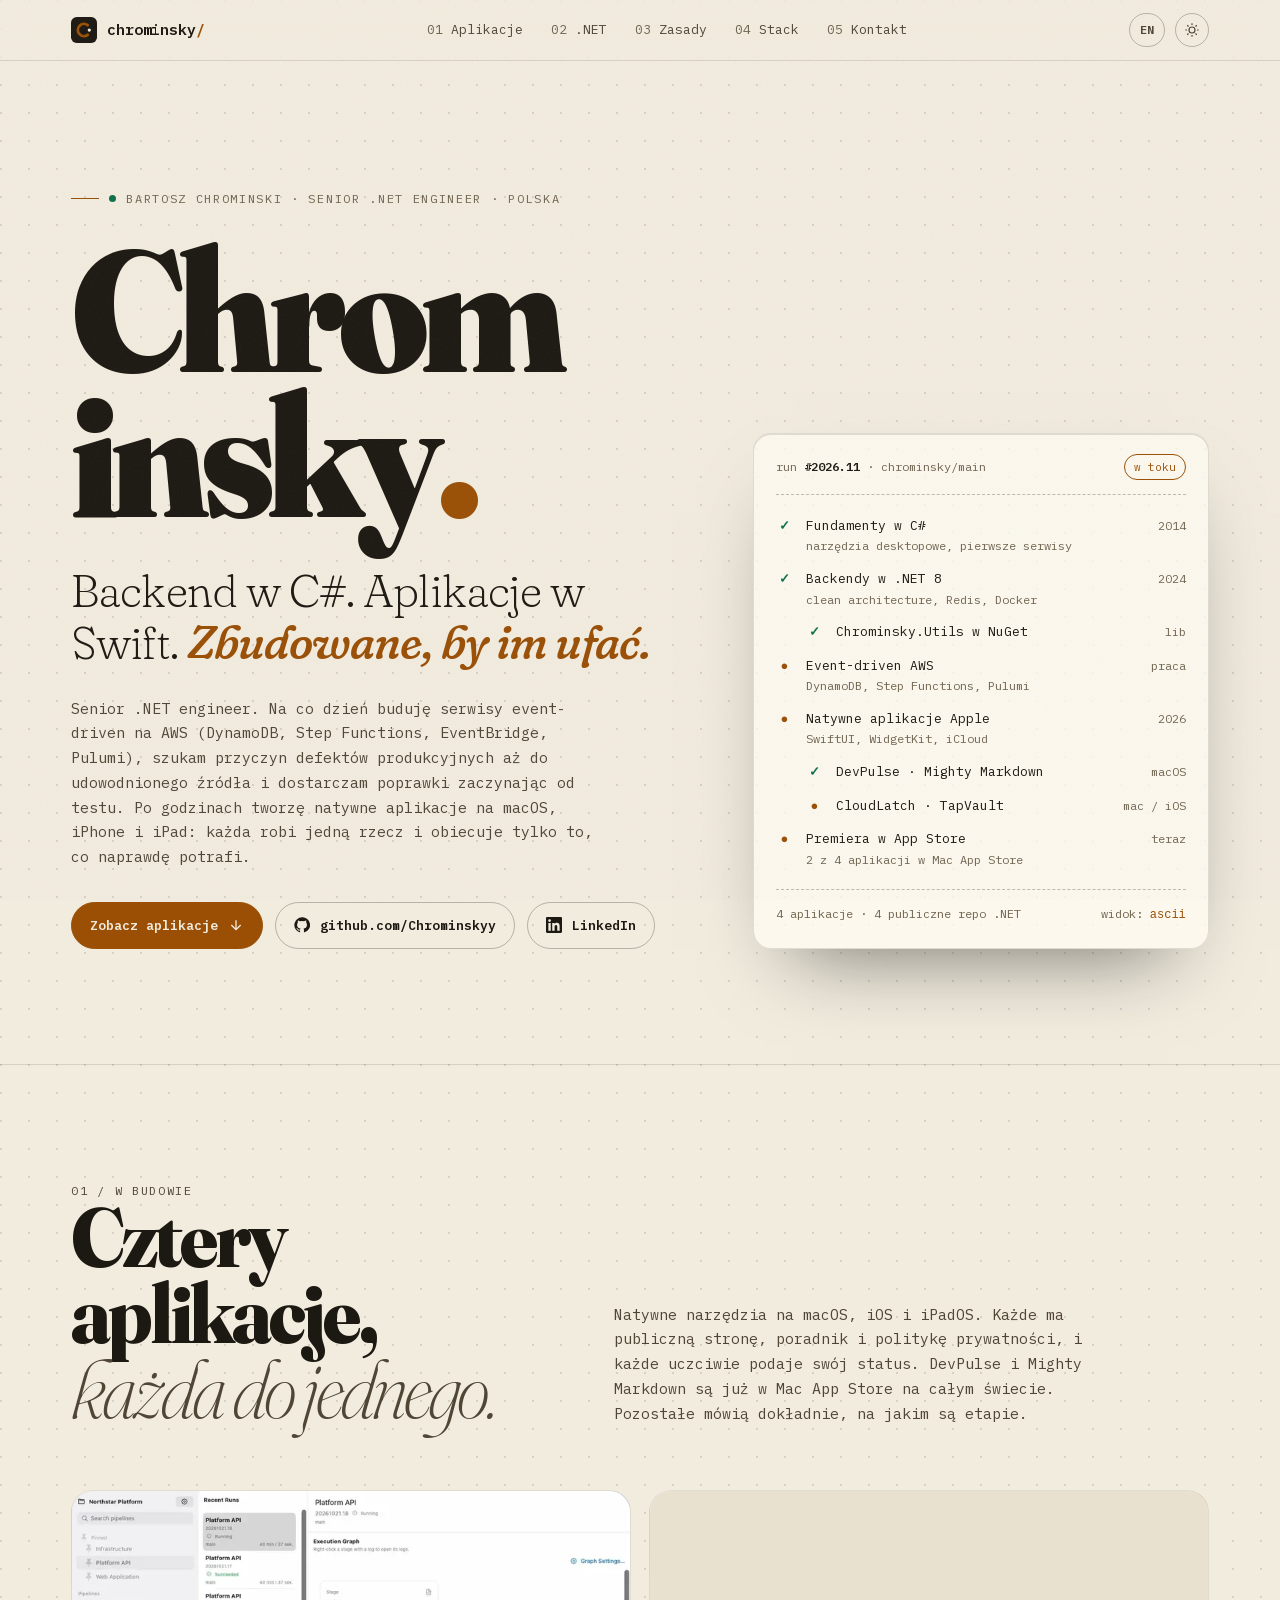
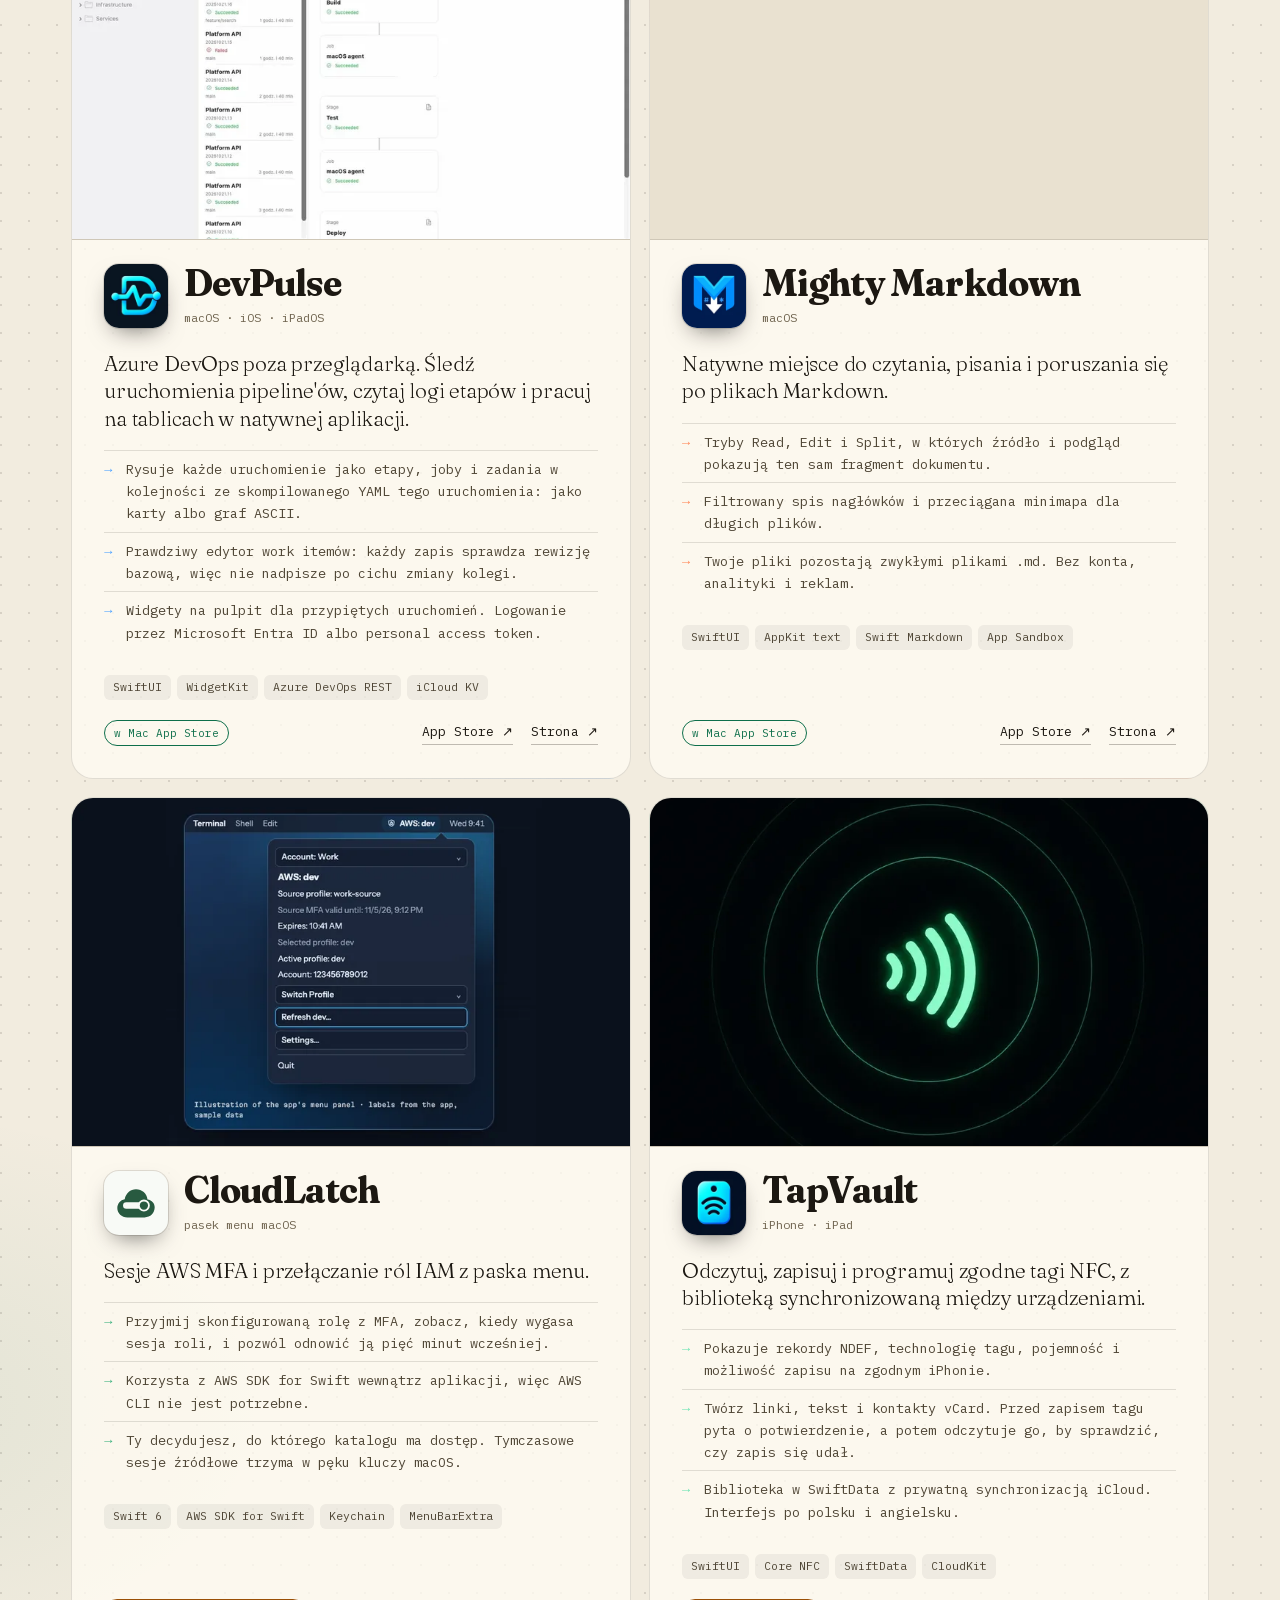
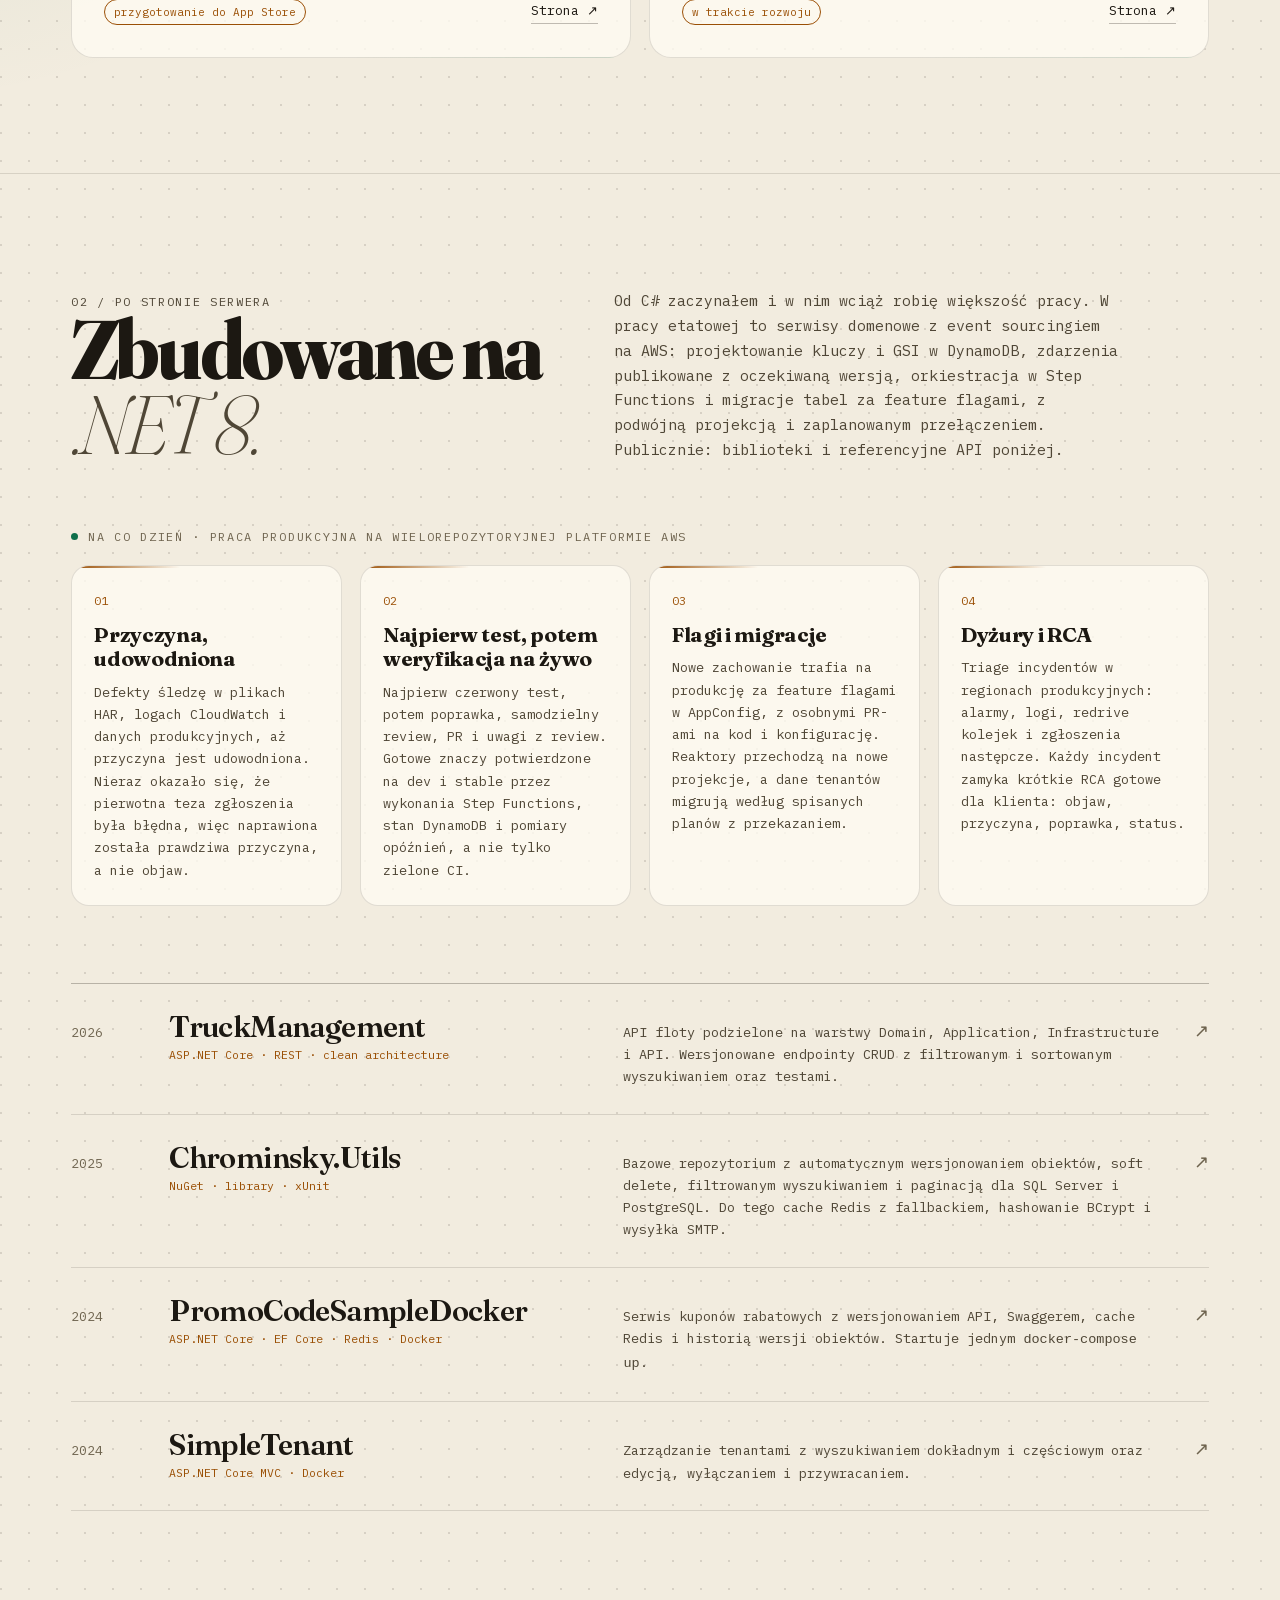
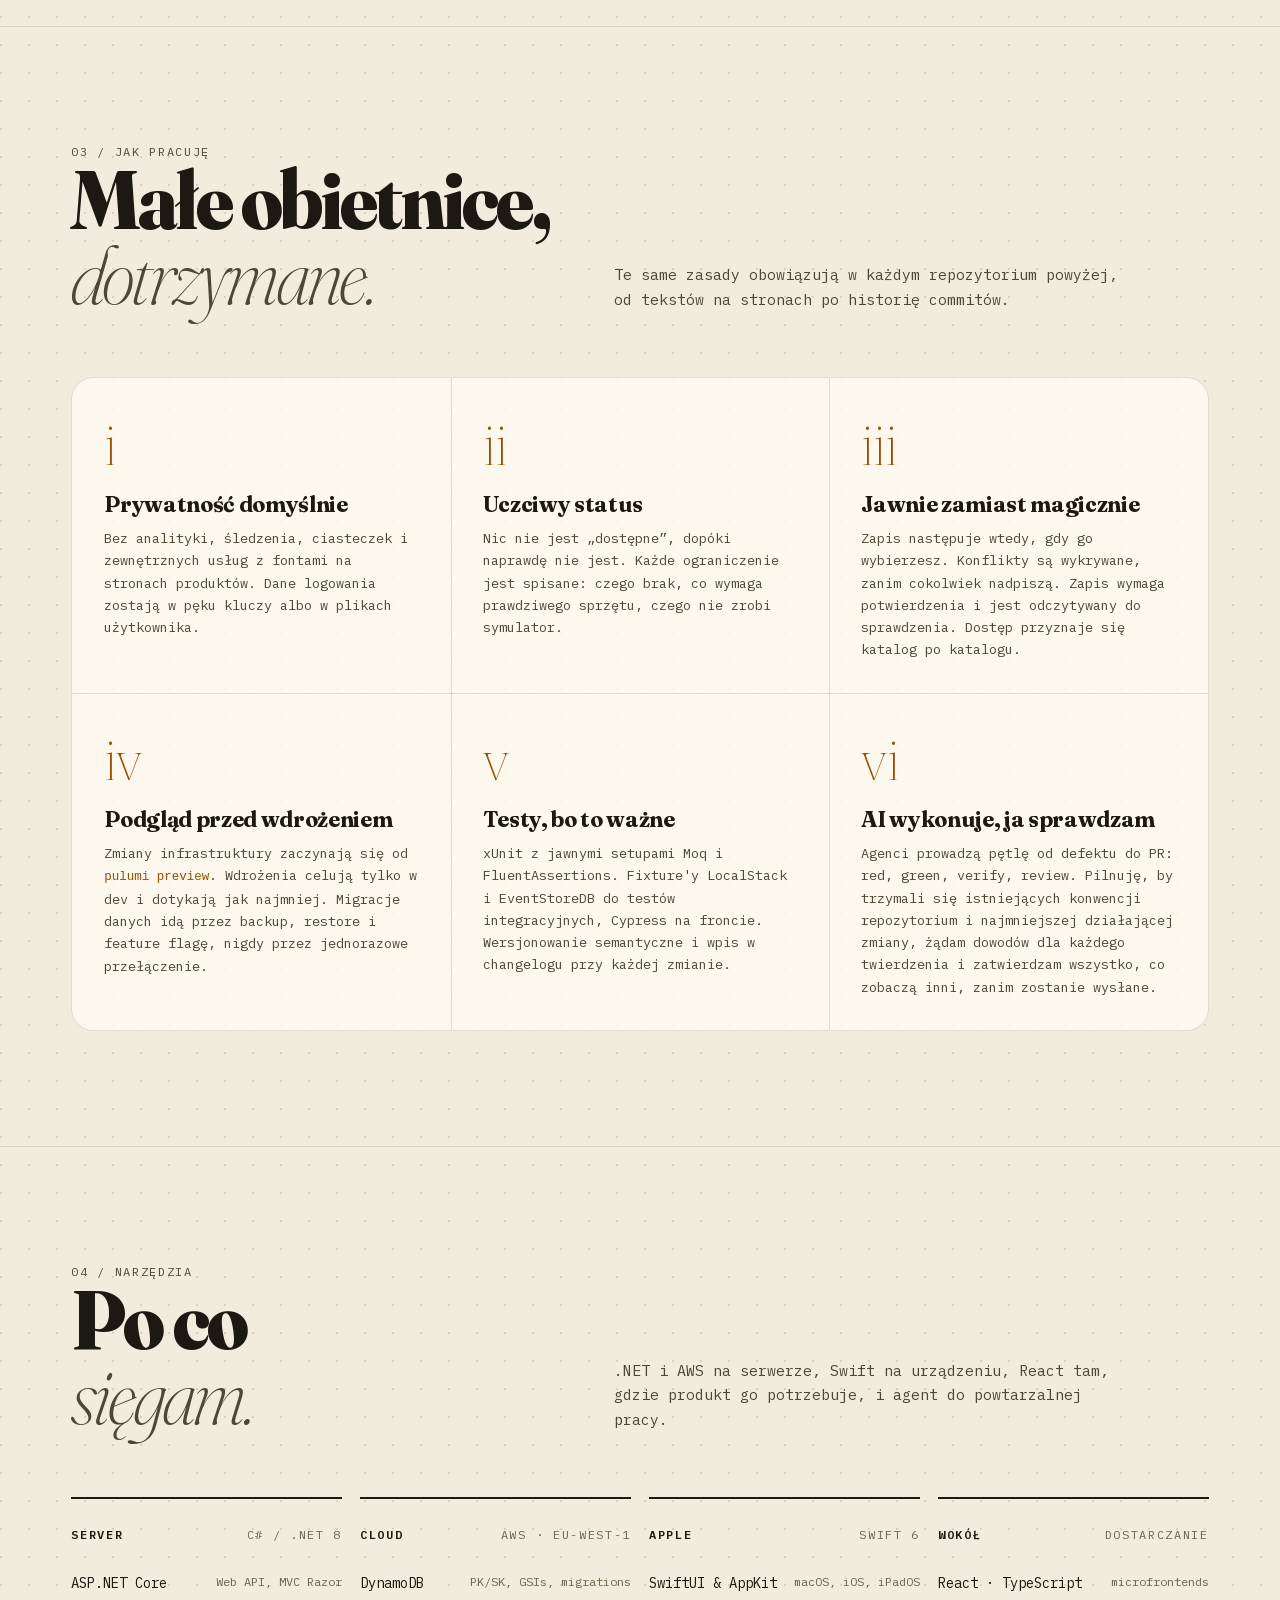
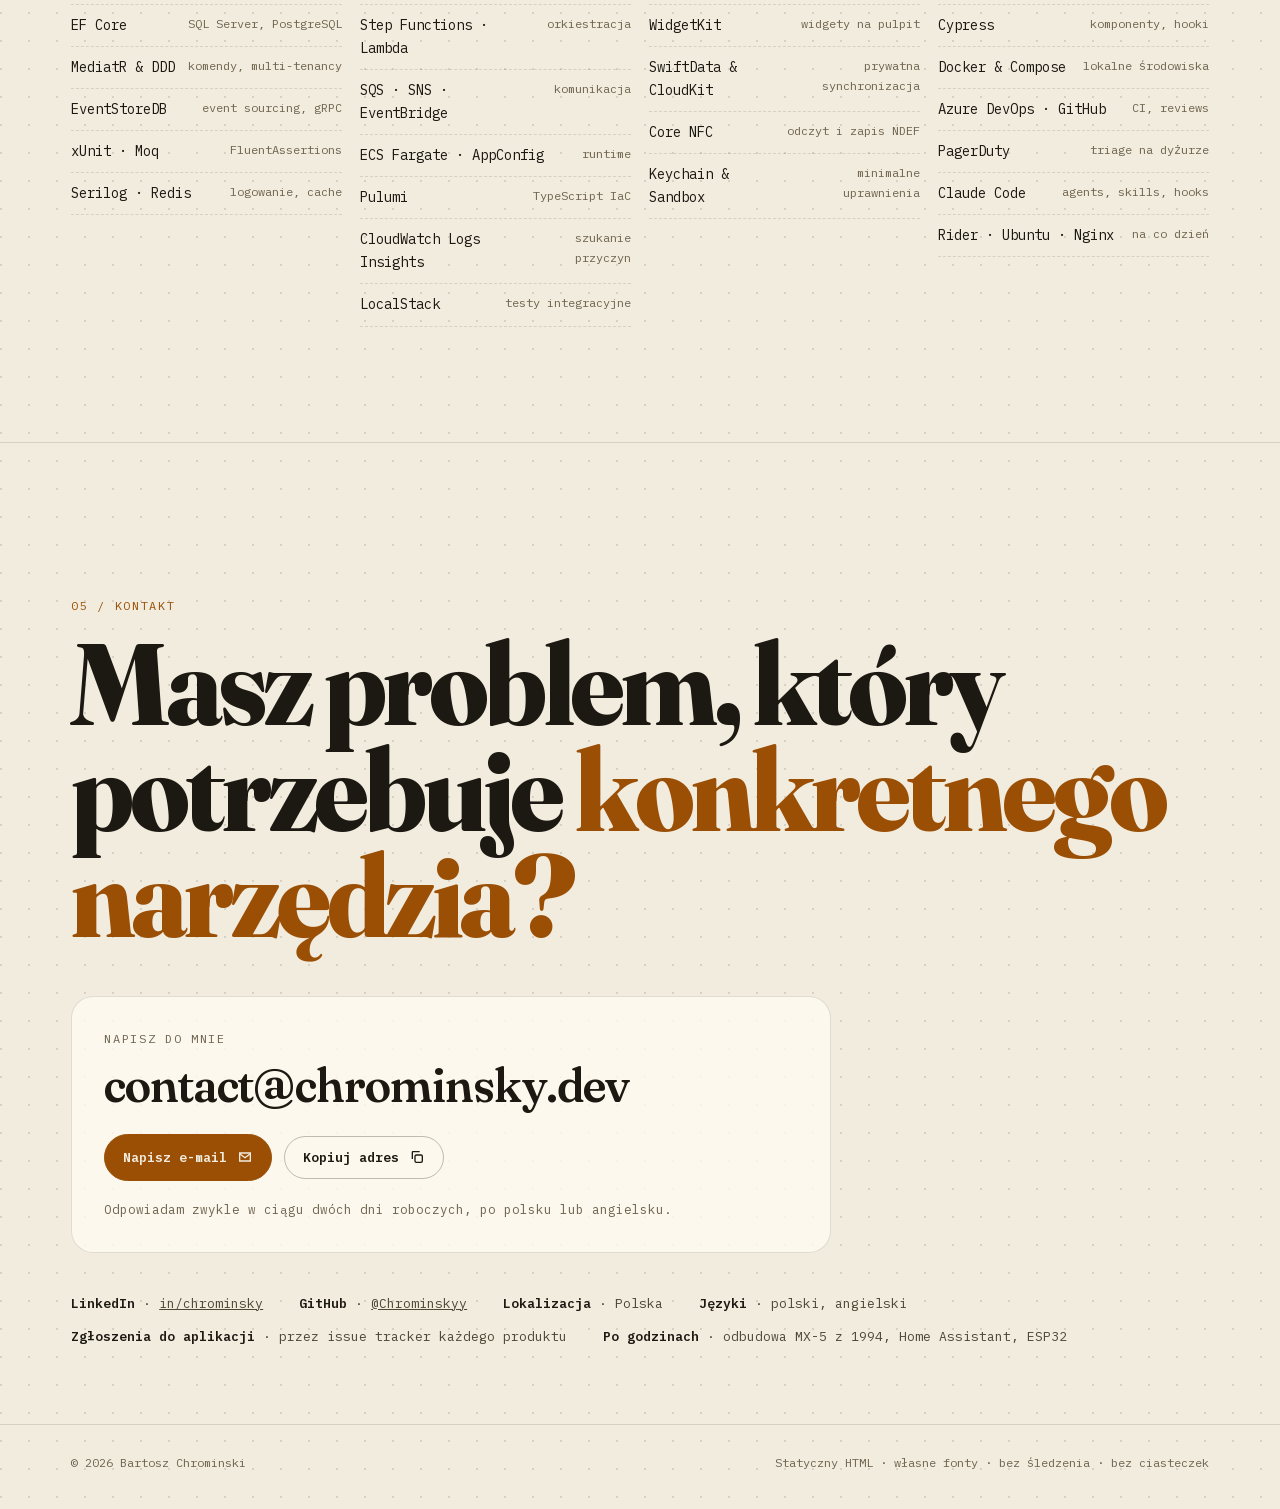
<file: pl/index.html>
<!doctype html>
<html lang="pl">
<head>
<meta charset="utf-8">
<meta name="viewport" content="width=device-width, initial-scale=1">
<title>Bartosz Chrominski | Senior .NET engineer, backend i aplikacje Apple</title>
<meta name="description" content="Bartosz Chrominski (Chrominsky), senior C# i .NET engineer: serwisy event-driven na AWS i aplikacje Apple DevPulse, Mighty Markdown, CloudLatch, TapVault.">
<meta name="color-scheme" content="dark light">
<meta property="og:title" content="Bartosz Chrominski | Senior .NET engineer, backend i aplikacje Apple">
<meta property="og:description" content="Backend w C#. Aplikacje w Swift. Zbudowane, by im ufać. Event-driven .NET na AWS i natywne aplikacje na macOS, iPhone i iPad.">
<meta property="og:type" content="website">
<meta property="og:url" content="https://chrominsky.dev/pl/">
<meta property="og:image" content="https://chrominsky.dev/assets/og-image.png">
<meta property="og:image:width" content="1200">
<meta property="og:image:height" content="630">
<meta property="og:image:alt" content="Bartosz Chrominski. Backend w C#. Aplikacje w Swift. Zbudowane, by im ufać.">
<meta property="og:locale" content="pl_PL">
<meta property="og:locale:alternate" content="en_GB">
<meta name="twitter:card" content="summary_large_image">
<link rel="canonical" href="https://chrominsky.dev/pl/">
<link rel="alternate" hreflang="en" href="https://chrominsky.dev/">
<link rel="alternate" hreflang="pl" href="https://chrominsky.dev/pl/">
<link rel="alternate" hreflang="x-default" href="https://chrominsky.dev/">
<link rel="icon" href="../assets/favicon.svg" type="image/svg+xml">
<link rel="icon" href="../assets/favicon-32.png" sizes="32x32" type="image/png">
<link rel="apple-touch-icon" href="../assets/apple-touch-icon.png">
<script>try{var t=localStorage.getItem("theme");if(t)document.documentElement.setAttribute("data-theme",t)}catch(e){}</script>
<link rel="preload" href="../assets/fonts/fraunces-normal-100-900-latin.woff2" as="font" type="font/woff2" crossorigin>
<link rel="preload" href="../assets/fonts/ibm-plex-mono-normal-400-latin.woff2" as="font" type="font/woff2" crossorigin>
<link rel="stylesheet" href="../assets/fonts/fonts.css">
<script type="application/ld+json">
{
  "@context": "https://schema.org",
  "@graph": [
    {
      "@type": "Person",
      "@id": "https://chrominsky.dev/#person",
      "name": "Bartosz Chrominski",
      "alternateName": [
        "Chrominsky",
        "Bartosz Chromiński"
      ],
      "jobTitle": "Senior .NET Engineer",
      "url": "https://chrominsky.dev/",
      "email": "mailto:contact@chrominsky.dev",
      "image": "https://chrominsky.dev/assets/og-image.png",
      "address": {
        "@type": "PostalAddress",
        "addressCountry": "PL"
      },
      "knowsLanguage": [
        "en",
        "pl"
      ],
      "knowsAbout": [
        "C#",
        ".NET",
        "ASP.NET Core",
        "AWS",
        "DynamoDB",
        "AWS Step Functions",
        "Pulumi",
        "Event sourcing",
        "Swift",
        "SwiftUI"
      ],
      "sameAs": [
        "https://github.com/Chrominskyy",
        "https://www.linkedin.com/in/chrominsky/"
      ]
    },
    {
      "@type": "WebSite",
      "@id": "https://chrominsky.dev/#website",
      "name": "Chrominsky",
      "alternateName": "Bartosz Chrominski",
      "url": "https://chrominsky.dev/",
      "inLanguage": [
        "en",
        "pl"
      ],
      "author": {
        "@id": "https://chrominsky.dev/#person"
      }
    }
  ]
}
</script>
<style>
:root {
  --bg: #13110e;
  --bg-2: #1b1813;
  --panel: rgba(32, 28, 22, .72);
  --line: rgba(236, 228, 212, .12);
  --line-strong: rgba(236, 228, 212, .24);
  --ink: #ece4d4;
  --ink-2: #b3a993;
  --ink-3: #9a907b;
  --amber: #ffb224;
  --amber-deep: #e08a00;
  --amber-glow: rgba(255, 178, 36, .16);
  --mint: #6fe3b4;
  --rust: #ff6a3d;
  --grain-opacity: .07;
  --serif: "Fraunces", "Iowan Old Style", Georgia, serif;
  --mono: "IBM Plex Mono", ui-monospace, "SFMono-Regular", Menlo, monospace;
  --gutter: clamp(16px, 4vw, 56px);
  --max: 1240px;
}
@media (prefers-color-scheme: light) {
  :root:not([data-theme="dark"]) {
    --bg: #f2ecdf;
    --bg-2: #e9e1d0;
    --panel: rgba(255, 251, 242, .78);
    --line: rgba(32, 26, 18, .13);
    --line-strong: rgba(32, 26, 18, .28);
    --ink: #1c1812;
    --ink-2: #4f4636;
    --ink-3: #6e634e;
    --amber: #9a4f05;
    --amber-deep: #8f4700;
    --amber-glow: rgba(214, 120, 10, .14);
    --mint: #0e6f4b;
    --rust: #c2401a;
    --grain-opacity: .05;
  }
}
:root[data-theme="light"] {
  --bg: #f2ecdf; --bg-2: #e9e1d0; --panel: rgba(255, 251, 242, .78);
  --line: rgba(32, 26, 18, .13); --line-strong: rgba(32, 26, 18, .28);
  --ink: #1c1812; --ink-2: #4f4636; --ink-3: #6e634e;
  --amber: #9a4f05; --amber-deep: #7a3d00; --amber-glow: rgba(214, 120, 10, .14);
  --mint: #0e6f4b; --rust: #c2401a; --grain-opacity: .05;
}

*, *::before, *::after { box-sizing: border-box; }
html { scroll-behavior: smooth; -webkit-text-size-adjust: 100%; }
body {
  margin: 0;
  background-color: var(--bg);
  background-image:
    radial-gradient(1100px 620px at 82% -8%, var(--amber-glow), transparent 62%),
    radial-gradient(800px 500px at -10% 38%, color-mix(in srgb, var(--mint) 7%, transparent), transparent 60%),
    radial-gradient(circle at 1px 1px, var(--line) 1px, transparent 1.4px);
  background-size: auto, auto, 28px 28px;
  color: var(--ink);
  font-family: var(--mono);
  font-weight: 400;
  font-size: 15px;
  line-height: 1.65;
  overflow-x: hidden;
}
body::before {
  content: "";
  position: fixed; inset: 0;
  pointer-events: none;
  z-index: 100;
  opacity: var(--grain-opacity);
  background-image: url("data:image/svg+xml,%3Csvg xmlns='http://www.w3.org/2000/svg' width='180' height='180'%3E%3Cfilter id='n'%3E%3CfeTurbulence type='fractalNoise' baseFrequency='.85' numOctaves='3' stitchTiles='stitch'/%3E%3C/filter%3E%3Crect width='100%25' height='100%25' filter='url(%23n)'/%3E%3C/svg%3E");
}
a { color: inherit; }
img { max-width: 100%; display: block; }
::selection { background: var(--amber); color: var(--bg); }
:focus-visible { outline: 2px solid var(--amber); outline-offset: 3px; border-radius: 4px; }

.sr-only { position: absolute; width: 1px; height: 1px; padding: 0; margin: -1px; overflow: hidden; clip: rect(0 0 0 0); white-space: nowrap; border: 0; }
.skip { position: absolute; left: -999px; top: 8px; background: var(--amber); color: var(--bg); padding: 8px 12px; z-index: 200; }
.skip:focus { left: 8px; }

.wrap { width: 100%; max-width: var(--max); margin: 0 auto; padding: 0 var(--gutter); }

/* ---------- header ---------- */
header.top {
  position: sticky; top: 0; z-index: 50;
  backdrop-filter: blur(14px) saturate(1.2);
  -webkit-backdrop-filter: blur(14px) saturate(1.2);
  background: color-mix(in srgb, var(--bg) 72%, transparent);
  border-bottom: 1px solid var(--line);
}
.top .wrap { display: flex; align-items: center; justify-content: space-between; height: 60px; gap: 16px; }
.mark { display: inline-flex; align-items: center; gap: 10px; text-decoration: none; font-weight: 600; letter-spacing: -.01em; }
.mark svg { width: 26px; height: 26px; }
.mark span em { font-style: normal; color: var(--amber); }
nav.links { display: flex; gap: clamp(12px, 2.4vw, 28px); font-size: 13px; }
nav.links a { text-decoration: none; color: var(--ink-2); transition: color .2s; }
nav.links a:hover { color: var(--amber); }
nav.links a span { color: var(--ink-3); }
@media (max-width: 640px) { nav.links a:not(.keep) { display: none; } nav.links a span { display: none; } .top .wrap { gap: 10px; } }
@media (max-width: 360px) { .mark span { display: none; } }

/* ---------- hero ---------- */
.hero { padding: clamp(56px, 10vw, 128px) 0 clamp(64px, 9vw, 120px); position: relative; }
.hero-grid { display: grid; grid-template-columns: minmax(0, 1.15fr) minmax(0, .85fr); gap: clamp(32px, 5vw, 72px); align-items: end; }
@media (max-width: 960px) { .hero-grid { grid-template-columns: 1fr; } }

.kicker { font-size: 12px; letter-spacing: .14em; text-transform: uppercase; color: var(--ink-3); display: flex; align-items: center; gap: 10px; margin: 0 0 28px; }
.kicker::before { content: ""; width: 28px; height: 1px; background: var(--amber); }
.pulse { width: 7px; height: 7px; border-radius: 50%; background: var(--mint); box-shadow: 0 0 0 0 color-mix(in srgb, var(--mint) 60%, transparent); animation: ping 2.4s ease-out infinite; }
@keyframes ping { 0% { box-shadow: 0 0 0 0 color-mix(in srgb, var(--mint) 55%, transparent); } 80%, 100% { box-shadow: 0 0 0 10px transparent; } }

h1.name {
  font-family: var(--serif);
  font-variation-settings: "opsz" 144, "SOFT" 30;
  font-weight: 900;
  font-size: clamp(64px, 13.5vw, 196px);
  line-height: .84;
  letter-spacing: -.045em;
  margin: 0 0 clamp(24px, 3vw, 40px);
}
h1.name .dot { color: var(--amber); }
.tagline {
  font-family: var(--serif);
  font-variation-settings: "opsz" 48, "SOFT" 100;
  font-weight: 200;
  font-size: clamp(26px, 3.6vw, 46px);
  line-height: 1.12;
  letter-spacing: -.02em;
  margin: 0 0 28px;
  max-width: 17em;
}
.tagline i { font-weight: 500; font-style: italic; color: var(--amber); }
.lede { color: var(--ink-2); max-width: 36em; margin: 0 0 32px; }
.cta { display: flex; flex-wrap: wrap; gap: 12px; }
.btn {
  display: inline-flex; align-items: center; gap: 10px;
  padding: 12px 18px; border-radius: 999px;
  text-decoration: none; font-size: 13px; font-weight: 600;
  border: 1px solid var(--line-strong);
  transition: transform .25s cubic-bezier(.2,.8,.2,1), background .25s, color .25s, border-color .25s;
}
.btn:hover { transform: translateY(-2px); border-color: var(--amber); color: var(--amber); }
.btn.primary { background: var(--amber); color: var(--bg); border-color: var(--amber); }
.btn.primary:hover { background: var(--ink); border-color: var(--ink); color: var(--bg); }
.btn svg { width: 16px; height: 16px; }

/* run graph panel */
.run {
  background: var(--panel);
  border: 1px solid var(--line);
  border-radius: 18px;
  padding: 20px 22px 22px;
  box-shadow: 0 40px 80px -40px rgba(0,0,0,.55), inset 0 1px 0 var(--line);
  font-size: 13px;
  position: relative;
  overflow: hidden;
}
.run::after { content: ""; position: absolute; inset: 0; background: linear-gradient(115deg, transparent 40%, var(--amber-glow) 50%, transparent 60%); transform: translateX(-100%); animation: sweep 7s ease-in-out 2.6s infinite; pointer-events: none; }
@keyframes sweep { 0%, 70% { transform: translateX(-100%); } 100% { transform: translateX(100%); } }
.run-head { display: flex; justify-content: space-between; align-items: center; gap: 12px; color: var(--ink-3); font-size: 12px; padding-bottom: 14px; border-bottom: 1px dashed var(--line-strong); margin-bottom: 14px; }
.run-head b { color: var(--ink); font-weight: 600; }
.badge { font-size: 11px; padding: 3px 9px; border-radius: 999px; border: 1px solid currentColor; white-space: nowrap; }
.badge.live { color: var(--mint); }
.badge.dev { color: var(--amber); }
.stages { list-style: none; margin: 0; padding: 0; }
.stage { display: grid; grid-template-columns: 18px 1fr auto; gap: 12px; align-items: baseline; padding: 6px 0; }
.stage .tree { color: var(--ink-3); white-space: pre; }
.stage .glyph { font-weight: 600; text-align: center; }
.stage .label { color: var(--ink); }
.stage .label small { display: block; color: var(--ink-3); font-size: 12px; }
.stage .time { color: var(--ink-3); font-size: 12px; }
.ok .glyph { color: var(--mint); }
.running .glyph { color: var(--amber); animation: blink 1.1s steps(2, jump-none) infinite; }
.queued .glyph { color: var(--ink-3); }
.queued .label { color: var(--ink-3); }
@keyframes blink { 50% { opacity: .25; } }
.stage.child { padding-left: 30px; grid-template-columns: 18px 1fr auto; }
.run-foot { margin-top: 14px; padding-top: 14px; border-top: 1px dashed var(--line-strong); color: var(--ink-3); font-size: 12px; display: flex; justify-content: space-between; gap: 12px; flex-wrap: wrap; }
.run-foot code { color: var(--amber); }

/* ---------- sections ---------- */
section.block { padding: clamp(64px, 9vw, 120px) 0; border-top: 1px solid var(--line); }
.sec-head { display: grid; grid-template-columns: minmax(0, 1fr) minmax(0, 1.2fr); gap: 24px 48px; align-items: end; margin-bottom: clamp(36px, 5vw, 64px); }
@media (max-width: 860px) { .sec-head { grid-template-columns: 1fr; } }
.sec-num { font-size: 12px; color: var(--amber); letter-spacing: .14em; text-transform: uppercase; margin: 0 0 14px; }
h2 {
  font-family: var(--serif);
  font-variation-settings: "opsz" 120, "SOFT" 20;
  font-weight: 800;
  font-size: clamp(40px, 6.4vw, 84px);
  line-height: .92;
  letter-spacing: -.035em;
  margin: 0;
}
h2 i { font-weight: 200; font-style: italic; color: var(--ink-2); }
.sec-head p { color: var(--ink-2); margin: 0; max-width: 34em; }

/* apps */
.apps { display: grid; grid-template-columns: repeat(2, minmax(0, 1fr)); gap: 18px; }
@media (max-width: 860px) { .apps { grid-template-columns: 1fr; } }
.app {
  --tint: var(--amber);
  position: relative;
  display: flex; flex-direction: column;
  padding: clamp(22px, 3vw, 32px);
  border-radius: 22px;
  background:
    radial-gradient(420px 220px at 100% 0%, color-mix(in srgb, var(--tint) 14%, transparent), transparent 70%),
    var(--panel);
  border: 1px solid var(--line);
  transition: transform .35s cubic-bezier(.2,.8,.2,1), border-color .35s;
  overflow: hidden;
}
.app:hover { transform: translateY(-4px); border-color: color-mix(in srgb, var(--tint) 55%, transparent); }
.app.devpulse { --tint: #4fa3ff; }
.app.markdown { --tint: #ff8a5c; }
.app.cloudlatch { --tint: #3fb27f; }
.app.tapvault { --tint: #6fe3b4; }
.shot { margin: calc(-1 * clamp(22px, 3vw, 32px)) calc(-1 * clamp(22px, 3vw, 32px)) 24px; aspect-ratio: 16 / 10; overflow: hidden; border-bottom: 1px solid var(--line); background: var(--bg-2); }
.shot img { width: 100%; height: 100%; object-fit: cover; object-position: top left; transition: transform .8s cubic-bezier(.2,.8,.2,1); }
.app.cloudlatch .shot img, .app.tapvault .shot img { object-position: center; }
.app:hover .shot img { transform: scale(1.03); }
.app-top { display: flex; align-items: center; gap: 16px; margin-bottom: 22px; }
.icon { width: 64px; height: 64px; border-radius: 15px; flex: none; box-shadow: 0 10px 24px -10px rgba(0,0,0,.6), 0 0 0 1px var(--line); overflow: hidden; background: #f8faf6; }
.icon img { width: 100%; height: 100%; object-fit: cover; }
.icon.svg { display: grid; place-items: center; }
.icon.svg img { width: 72%; height: 72%; object-fit: contain; }
.app h3 {
  font-family: var(--serif);
  font-variation-settings: "opsz" 72, "SOFT" 50;
  font-weight: 700;
  font-size: clamp(28px, 3.2vw, 38px);
  letter-spacing: -.025em;
  line-height: 1;
  margin: 0 0 6px;
}
.platform { font-size: 12px; color: var(--ink-3); }
.app .pitch { font-family: var(--serif); font-variation-settings: "opsz" 24; font-weight: 300; font-size: 21px; line-height: 1.3; margin: 0 0 18px; letter-spacing: -.01em; }
.facts { list-style: none; padding: 0; margin: 0 0 24px; color: var(--ink-2); font-size: 13.5px; }
.facts li { padding: 7px 0 7px 22px; position: relative; border-top: 1px solid var(--line); }
.facts li::before { content: "→"; position: absolute; left: 0; color: var(--tint); }
.app-foot { margin-top: auto; display: flex; flex-wrap: wrap; align-items: center; gap: 10px 18px; font-size: 13px; }
.app-foot a { text-decoration: none; border-bottom: 1px solid var(--line-strong); padding-bottom: 1px; transition: color .2s, border-color .2s; }
.app-foot a:hover { color: var(--tint); border-color: var(--tint); }
.app-foot .badge { margin-right: auto; }
.tech { display: flex; flex-wrap: wrap; gap: 6px; margin: 0 0 20px; padding: 0; list-style: none; }
.tech li { font-size: 11.5px; padding: 3px 9px; border-radius: 6px; background: color-mix(in srgb, var(--ink) 6%, transparent); color: var(--ink-2); }

/* dotnet ledger */
.ledger { border-top: 1px solid var(--line-strong); }
.row {
  display: grid;
  grid-template-columns: 70px minmax(0, 1.1fr) minmax(0, 1.4fr) auto;
  gap: 8px 28px;
  align-items: baseline;
  padding: 26px 0;
  border-bottom: 1px solid var(--line);
  text-decoration: none;
  position: relative;
  transition: padding .3s cubic-bezier(.2,.8,.2,1);
}
.row::before { content: ""; position: absolute; left: 0; top: 0; bottom: -1px; width: 0; background: linear-gradient(90deg, var(--amber-glow), transparent); transition: width .4s; pointer-events: none; }
.row:hover::before { width: 100%; }
.row:hover { padding-left: 14px; }
.row .yr { color: var(--ink-3); font-size: 13px; }
.row .t { overflow-wrap: anywhere; min-width: 0; font-family: var(--serif); font-variation-settings: "opsz" 60; font-weight: 600; font-size: clamp(22px, 2.4vw, 30px); letter-spacing: -.02em; line-height: 1.1; }
.row .t small { display: block; font-family: var(--mono); font-size: 11.5px; font-weight: 400; color: var(--amber); letter-spacing: 0; margin-top: 6px; }
.row .d { color: var(--ink-2); font-size: 13.5px; }
.row .go { color: var(--ink-3); font-size: 18px; transition: transform .3s, color .3s; }
.row:hover .go { transform: translateX(4px); color: var(--amber); }
@media (max-width: 760px) {
  .row { grid-template-columns: 56px minmax(0, 1fr); }
  .row .d { grid-column: 2; }
  .row .go { display: none; }
}

/* principles */
.p code { font-size: 12.5px; color: var(--amber); }
.band-label { font-size: 12px; letter-spacing: .14em; text-transform: uppercase; color: var(--ink-3); margin: 0 0 18px; display: flex; align-items: center; gap: 10px; }
.band-label::before { content: ""; width: 7px; height: 7px; border-radius: 50%; background: var(--mint); }
.band { display: grid; grid-template-columns: repeat(4, minmax(0, 1fr)); gap: 18px; margin-bottom: clamp(48px, 6vw, 80px); }
@media (max-width: 1100px) { .band { grid-template-columns: repeat(2, minmax(0, 1fr)); } }
@media (max-width: 600px) { .band { grid-template-columns: 1fr; } }
.cell { padding: 22px 22px 24px; border-radius: 18px; background: var(--panel); border: 1px solid var(--line); position: relative; overflow: hidden; }
.cell::after { content: ""; position: absolute; left: 0; top: 0; height: 2px; width: 40%; background: linear-gradient(90deg, var(--amber), transparent); }
.cell .k { font-size: 12px; color: var(--amber); }
.cell h3 { font-family: var(--serif); font-variation-settings: "opsz" 36; font-weight: 700; font-size: 21px; letter-spacing: -.015em; line-height: 1.15; margin: 10px 0 10px; }
.cell p { margin: 0; color: var(--ink-2); font-size: 13.5px; }
.principles { display: grid; grid-template-columns: repeat(3, minmax(0, 1fr)); gap: 0; border: 1px solid var(--line); border-radius: 22px; overflow: hidden; background: var(--panel); }
@media (max-width: 1000px) { .principles { grid-template-columns: repeat(2, minmax(0, 1fr)); } }
@media (max-width: 560px) { .principles { grid-template-columns: 1fr; } }
.p { padding: clamp(22px, 2.6vw, 32px); border-right: 1px solid var(--line); border-bottom: 1px solid var(--line); margin: 0 -1px -1px 0; }
.p .n { font-family: var(--serif); font-weight: 100; font-size: 64px; line-height: 1; color: var(--amber); font-variation-settings: "opsz" 144; display: block; margin-bottom: 18px; }
.p h3 { font-family: var(--serif); font-variation-settings: "opsz" 36; font-weight: 700; font-size: 22px; letter-spacing: -.015em; line-height: 1.15; margin: 0 0 10px; }
.p p { margin: 0; color: var(--ink-2); font-size: 13.5px; }

/* stack */
.stack { display: grid; grid-template-columns: repeat(4, minmax(0, 1fr)); gap: 18px; }
@media (max-width: 1100px) { .stack { grid-template-columns: repeat(2, minmax(0, 1fr)); } }
@media (max-width: 640px) { .stack { grid-template-columns: 1fr; } }
.col { padding: 26px 0 0; border-top: 2px solid var(--ink); }
.col h3 { font-size: 12px; text-transform: uppercase; letter-spacing: .14em; margin: 0 0 18px; font-weight: 600; display: flex; justify-content: space-between; }
.col h3 span { color: var(--ink-3); font-weight: 400; }
.col ul { list-style: none; margin: 0; padding: 0; }
.col li { display: flex; justify-content: space-between; gap: 12px; padding: 9px 0; border-bottom: 1px dashed var(--line); font-size: 14px; }
.col li span { color: var(--ink-3); font-size: 12px; text-align: right; }

/* contact */
.contact { padding: clamp(80px, 12vw, 160px) 0 clamp(48px, 6vw, 80px); border-top: 1px solid var(--line); text-align: left; }
.contact h2 { font-size: clamp(48px, 9vw, 132px); max-width: 11em; }
.contact h2 a { text-decoration: none; color: var(--amber); background: linear-gradient(currentColor, currentColor) 0 100% / 0 .06em no-repeat; transition: background-size .5s cubic-bezier(.2,.8,.2,1); }
.contact h2 a:hover { background-size: 100% .06em; }
.mail { margin-top: clamp(32px, 4vw, 48px); padding: clamp(22px, 3vw, 32px); border-radius: 22px; background: var(--panel); border: 1px solid var(--line); max-width: 760px; }
.mail-label { display: block; font-size: 12px; letter-spacing: .14em; text-transform: uppercase; color: var(--ink-3); margin-bottom: 10px; }
.mail-addr { display: inline-block; font-family: var(--serif); font-variation-settings: "opsz" 72, "SOFT" 50; font-weight: 600; font-size: clamp(26px, 4.6vw, 48px); letter-spacing: -.02em; line-height: 1.1; text-decoration: none; overflow-wrap: anywhere; transition: color .2s; }
.mail-addr:hover { color: var(--amber); }
.mail-actions { display: flex; flex-wrap: wrap; align-items: center; gap: 12px; margin-top: 22px; }
.mail-actions button.btn { background: none; color: var(--ink); font-family: var(--mono); cursor: pointer; }
.mail-status { font-size: 12px; color: var(--mint); }
.mail-note { margin: 18px 0 0; color: var(--ink-3); font-size: 12.5px; }
.contact .meta { display: flex; flex-wrap: wrap; gap: 12px 36px; margin-top: 40px; color: var(--ink-2); font-size: 13px; }
.contact .meta b { color: var(--ink); font-weight: 600; }
footer { padding: 28px 0 40px; color: var(--ink-3); font-size: 12px; border-top: 1px solid var(--line); }
footer .wrap { display: flex; justify-content: space-between; gap: 16px; flex-wrap: wrap; }

/* theme toggle */
.tools { display: flex; align-items: center; gap: 10px; flex: none; }
.lang { font-size: 12px; font-weight: 600; text-decoration: none; color: var(--ink-2); border: 1px solid var(--line-strong); border-radius: 999px; height: 34px; min-width: 34px; padding: 0 10px; display: grid; place-items: center; transition: color .2s, border-color .2s; }
.lang:hover { color: var(--amber); border-color: var(--amber); }
.theme { background: none; border: 1px solid var(--line-strong); color: var(--ink-2); border-radius: 999px; width: 34px; height: 34px; display: grid; place-items: center; cursor: pointer; transition: color .2s, border-color .2s; flex: none; }
.theme:hover { color: var(--amber); border-color: var(--amber); }
.theme svg { width: 16px; height: 16px; }

/* ---------- motion: staggered load ---------- */
.rise { opacity: 0; transform: translateY(22px); animation: rise .9s cubic-bezier(.2,.8,.2,1) forwards; animation-delay: calc(var(--i, 0) * 110ms + 80ms); }
@keyframes rise { to { opacity: 1; transform: none; } }
/* The hero text holds the LCP element: start it at once and keep the entrance short. */
.kicker.rise, .tagline.rise, .lede.rise { animation-duration: .5s; animation-delay: 0s; }
.name .ch { display: inline-block; opacity: 0; transform: translateY(.35em) rotate(4deg); animation: drop .9s cubic-bezier(.2,.9,.25,1.1) forwards; animation-delay: calc(var(--c) * 45ms + 160ms); }
@keyframes drop { to { opacity: 1; transform: none; } }
.stage { opacity: 0; animation: rise .6s ease-out forwards; animation-delay: calc(var(--s) * 180ms + 900ms); transform: translateX(-8px); }
.reveal { opacity: 0; transform: translateY(28px); transition: opacity .9s cubic-bezier(.2,.8,.2,1), transform .9s cubic-bezier(.2,.8,.2,1); transition-delay: calc(var(--i, 0) * 90ms); }
.reveal.in { opacity: 1; transform: none; }
.no-js .reveal { opacity: 1; transform: none; }
@media (prefers-reduced-motion: reduce) {
  *, *::before, *::after { animation-duration: .001ms !important; animation-iteration-count: 1 !important; animation-delay: 0ms !important; transition-duration: .001ms !important; transition-delay: 0ms !important; }
  .reveal { opacity: 1; transform: none; }
  html { scroll-behavior: auto; }
}
</style>
</head>
<body class="no-js">
<a class="skip" href="#main">Przejdź do treści</a>

<header class="top">
  <div class="wrap">
    <a class="mark" href="#top" aria-label="Chrominsky, strona główna">
      <svg viewBox="0 0 64 64" aria-hidden="true"><rect width="64" height="64" rx="14" fill="var(--ink)"/><path d="M41 20a15 15 0 1 0 0 24" fill="none" stroke="var(--amber)" stroke-width="7" stroke-linecap="round"/><circle cx="45" cy="32" r="4" fill="var(--bg)"/></svg>
      <span>chrominsky<em>/</em></span>
    </a>
    <nav class="links" aria-label="Sekcje">
      <a href="#apps" class="keep"><span>01</span> Aplikacje</a>
      <a href="#dotnet"><span>02</span> .NET</a>
      <a href="#principles"><span>03</span> Zasady</a>
      <a href="#stack"><span>04</span> Stack</a>
      <a href="#contact" class="keep"><span>05</span> Kontakt</a>
    </nav>
    <div class="tools">
    <a class="lang" href="../" hreflang="en" lang="en" aria-label="English version">EN</a>
    <button class="theme" type="button" aria-label="Przełącz motyw kolorów" id="theme">
      <svg viewBox="0 0 24 24" fill="none" stroke="currentColor" stroke-width="1.8" aria-hidden="true"><circle cx="12" cy="12" r="4.5"/><path d="M12 2v2.5M12 19.5V22M2 12h2.5M19.5 12H22M4.9 4.9l1.8 1.8M17.3 17.3l1.8 1.8M4.9 19.1l1.8-1.8M17.3 6.7l1.8-1.8"/></svg>
    </button>
    </div>
  </div>
</header>

<main id="main">
  <section class="hero" id="top">
    <div class="wrap hero-grid">
      <div>
        <p class="kicker rise" style="--i:0"><span class="pulse" aria-hidden="true"></span>Bartosz Chrominski · Senior .NET engineer · Polska</p>
        <h1 class="name">
          <span class="sr-only">Bartosz Chrominski </span><span aria-hidden="true"><span class="ch" style="--c:0">C</span><span class="ch" style="--c:1">h</span><span class="ch" style="--c:2">r</span><span class="ch" style="--c:3">o</span><span class="ch" style="--c:4">m</span><br><span class="ch" style="--c:5">i</span><span class="ch" style="--c:6">n</span><span class="ch" style="--c:7">s</span><span class="ch" style="--c:8">k</span><span class="ch" style="--c:9">y</span><span class="ch dot" style="--c:10">.</span></span>
        </h1>
        <p class="tagline rise" style="--i:3">Backend w C#. Aplikacje w Swift. <i>Zbudowane, by im ufać.</i></p>
        <p class="lede rise" style="--i:4">Senior .NET engineer. Na co dzień buduję serwisy event-driven na AWS (DynamoDB, Step Functions, EventBridge, Pulumi), szukam przyczyn defektów produkcyjnych aż do udowodnionego źródła i dostarczam poprawki zaczynając od testu. Po godzinach tworzę natywne aplikacje na macOS, iPhone i iPad: każda robi jedną rzecz i obiecuje tylko to, co naprawdę potrafi.</p>
        <div class="cta rise" style="--i:5">
          <a class="btn primary" href="#apps">Zobacz aplikacje
            <svg viewBox="0 0 24 24" fill="none" stroke="currentColor" stroke-width="2" aria-hidden="true"><path d="M12 5v14M5 12l7 7 7-7"/></svg></a>
          <a class="btn" href="https://github.com/Chrominskyy" rel="me">
            <svg viewBox="0 0 24 24" fill="currentColor" aria-hidden="true"><path d="M12 .5a11.5 11.5 0 0 0-3.64 22.41c.58.1.79-.25.79-.56v-2c-3.2.7-3.88-1.37-3.88-1.37-.52-1.33-1.28-1.69-1.28-1.69-1.04-.71.08-.7.08-.7 1.16.08 1.77 1.19 1.77 1.19 1.03 1.76 2.7 1.25 3.36.96.1-.75.4-1.25.73-1.54-2.55-.29-5.24-1.28-5.24-5.68 0-1.26.45-2.28 1.19-3.09-.12-.29-.52-1.46.11-3.05 0 0 .97-.31 3.17 1.18a11 11 0 0 1 5.77 0c2.2-1.49 3.17-1.18 3.17-1.18.63 1.59.23 2.76.11 3.05.74.81 1.19 1.83 1.19 3.09 0 4.41-2.69 5.39-5.25 5.67.41.36.78 1.06.78 2.14v3.17c0 .31.21.67.8.56A11.5 11.5 0 0 0 12 .5Z"/></svg>
            github.com/Chrominskyy</a>
          <a class="btn" href="https://www.linkedin.com/in/chrominsky/" rel="me">
            <svg viewBox="0 0 24 24" fill="currentColor" aria-hidden="true"><path d="M20.45 20.45h-3.56v-5.57c0-1.33-.02-3.04-1.85-3.04-1.86 0-2.14 1.45-2.14 2.94v5.67H9.35V9h3.41v1.56h.05c.48-.9 1.64-1.85 3.37-1.85 3.6 0 4.27 2.37 4.27 5.46v6.28ZM5.34 7.43a2.06 2.06 0 1 1 0-4.13 2.06 2.06 0 0 1 0 4.13ZM7.12 20.45H3.56V9h3.56v11.45ZM22.22 0H1.77C.79 0 0 .77 0 1.73v20.54C0 23.23.79 24 1.77 24h20.45c.98 0 1.78-.77 1.78-1.73V1.73C24 .77 23.2 0 22.22 0Z"/></svg>
            LinkedIn</a>
        </div>
      </div>

      <aside class="run rise" style="--i:4" aria-label="Przebieg kariery pokazany jako uruchomienie pipeline'u">
        <div class="run-head"><span>run <b>#2026.11</b> · chrominsky/main</span><span class="badge dev">w toku</span></div>
        <ol class="stages">
          <li class="stage ok" style="--s:0"><span class="glyph">✓</span><span class="label">Fundamenty w C#<small>narzędzia desktopowe, pierwsze serwisy</small></span><span class="time">2014</span></li>
          <li class="stage ok" style="--s:1"><span class="glyph">✓</span><span class="label">Backendy w .NET 8<small>clean architecture, Redis, Docker</small></span><span class="time">2024</span></li>
          <li class="stage ok child" style="--s:2"><span class="glyph">✓</span><span class="label">Chrominsky.Utils w NuGet</span><span class="time">lib</span></li>
          <li class="stage running" style="--s:3"><span class="glyph">●</span><span class="label">Event-driven AWS<small>DynamoDB, Step Functions, Pulumi</small></span><span class="time">praca</span></li>
          <li class="stage running" style="--s:4"><span class="glyph">●</span><span class="label">Natywne aplikacje Apple<small>SwiftUI, WidgetKit, iCloud</small></span><span class="time">2026</span></li>
          <li class="stage ok child" style="--s:5"><span class="glyph">✓</span><span class="label">DevPulse · Mighty Markdown</span><span class="time">macOS</span></li>
          <li class="stage running child" style="--s:6"><span class="glyph">●</span><span class="label">CloudLatch · TapVault</span><span class="time">mac / iOS</span></li>
          <li class="stage running" style="--s:7"><span class="glyph">●</span><span class="label">Premiera w App Store<small>2 z 4 aplikacji w Mac App Store</small></span><span class="time">teraz</span></li>
        </ol>
        <div class="run-foot"><span>4 aplikacje · 4 publiczne repo .NET</span><span>widok: <code>ascii</code></span></div>
      </aside>
    </div>
  </section>

  <section class="block" id="apps" aria-labelledby="apps-h">
    <div class="wrap">
      <div class="sec-head">
        <div>
          <p class="sec-num reveal">01 / W budowie</p>
          <h2 id="apps-h" class="reveal" style="--i:1">Cztery aplikacje,<br><i>każda do jednego.</i></h2>
        </div>
        <p class="reveal" style="--i:2">Natywne narzędzia na macOS, iOS i iPadOS. Każde ma publiczną stronę, poradnik i politykę prywatności, i każde uczciwie podaje swój status. DevPulse i Mighty Markdown są już w Mac App Store na całym świecie. Pozostałe mówią dokładnie, na jakim są etapie.</p>
      </div>

      <div class="apps">
        <article class="app devpulse reveal" style="--i:0">
          <figure class="shot"><img src="../assets/shots/devpulse.webp" srcset="../assets/shots/devpulse-480.webp 480w, ../assets/shots/devpulse-760.webp 760w, ../assets/shots/devpulse.webp 1100w" sizes="(max-width: 860px) calc(100vw - 34px), (max-width: 1240px) 45vw, 560px" alt="DevPulse: widok uruchomienia pipeline'u z etapami, jobami i zadaniami" width="1100" height="688" loading="lazy" decoding="async"></figure>
          <div class="app-top">
            <div class="icon"><img src="../assets/icons/devpulse.webp" alt="" width="64" height="64" loading="lazy"></div>
            <div><h3>DevPulse</h3><div class="platform">macOS · iOS · iPadOS</div></div>
          </div>
          <p class="pitch">Azure DevOps poza przeglądarką. Śledź uruchomienia pipeline'ów, czytaj logi etapów i pracuj na tablicach w natywnej aplikacji.</p>
          <ul class="facts">
            <li>Rysuje każde uruchomienie jako etapy, joby i zadania w kolejności ze skompilowanego YAML tego uruchomienia: jako karty albo graf ASCII.</li>
            <li>Prawdziwy edytor work itemów: każdy zapis sprawdza rewizję bazową, więc nie nadpisze po cichu zmiany kolegi.</li>
            <li>Widgety na pulpit dla przypiętych uruchomień. Logowanie przez Microsoft Entra ID albo personal access token.</li>
          </ul>
          <ul class="tech" aria-label="Technologie"><li>SwiftUI</li><li>WidgetKit</li><li>Azure DevOps REST</li><li>iCloud KV</li></ul>
          <div class="app-foot">
            <span class="badge live">w Mac App Store</span>
            <a href="https://apps.apple.com/app/id6825093469?mt=12" rel="noopener">App Store ↗</a>
            <a href="https://devpulse.chrominsky.dev/">Strona ↗</a>
          </div>
        </article>

        <article class="app markdown reveal" style="--i:1">
          <figure class="shot"><img src="../assets/shots/mighty-markdown.webp" srcset="../assets/shots/mighty-markdown-480.webp 480w, ../assets/shots/mighty-markdown-760.webp 760w, ../assets/shots/mighty-markdown.webp 1100w" sizes="(max-width: 860px) calc(100vw - 34px), (max-width: 1240px) 45vw, 560px" alt="Mighty Markdown w trybie Split: źródło Markdown obok podglądu" width="1100" height="688" loading="lazy" decoding="async"></figure>
          <div class="app-top">
            <div class="icon"><img src="../assets/icons/mighty-markdown.webp" alt="" width="64" height="64" loading="lazy"></div>
            <div><h3>Mighty Markdown</h3><div class="platform">macOS</div></div>
          </div>
          <p class="pitch">Natywne miejsce do czytania, pisania i poruszania się po plikach Markdown.</p>
          <ul class="facts">
            <li>Tryby Read, Edit i Split, w których źródło i podgląd pokazują ten sam fragment dokumentu.</li>
            <li>Filtrowany spis nagłówków i przeciągana minimapa dla długich plików.</li>
            <li>Twoje pliki pozostają zwykłymi plikami .md. Bez konta, analityki i reklam.</li>
          </ul>
          <ul class="tech" aria-label="Technologie"><li>SwiftUI</li><li>AppKit text</li><li>Swift Markdown</li><li>App Sandbox</li></ul>
          <div class="app-foot">
            <span class="badge live">w Mac App Store</span>
            <a href="https://apps.apple.com/app/id6825073540?mt=12" rel="noopener">App Store ↗</a>
            <a href="https://mightymarkdown.chrominsky.dev/">Strona ↗</a>
          </div>
        </article>

        <article class="app cloudlatch reveal" style="--i:2">
          <figure class="shot"><img src="../assets/shots/cloudlatch.webp" srcset="../assets/shots/cloudlatch-480.webp 480w, ../assets/shots/cloudlatch-760.webp 760w, ../assets/shots/cloudlatch.webp 1100w" sizes="(max-width: 860px) calc(100vw - 34px), (max-width: 1240px) 45vw, 560px" alt="Panel CloudLatch w pasku menu z aktywnym profilem AWS, MFA i czasem wygaśnięcia poświadczeń" width="1100" height="688" loading="lazy" decoding="async"></figure>
          <div class="app-top">
            <div class="icon svg"><img src="../assets/icons/cloudlatch.svg" alt="" width="64" height="64" loading="lazy"></div>
            <div><h3>CloudLatch</h3><div class="platform">pasek menu macOS</div></div>
          </div>
          <p class="pitch">Sesje AWS MFA i przełączanie ról IAM z paska menu.</p>
          <ul class="facts">
            <li>Przyjmij skonfigurowaną rolę z MFA, zobacz, kiedy wygasa sesja roli, i pozwól odnowić ją pięć minut wcześniej.</li>
            <li>Korzysta z AWS SDK for Swift wewnątrz aplikacji, więc AWS CLI nie jest potrzebne.</li>
            <li>Ty decydujesz, do którego katalogu ma dostęp. Tymczasowe sesje źródłowe trzyma w pęku kluczy macOS.</li>
          </ul>
          <ul class="tech" aria-label="Technologie"><li>Swift 6</li><li>AWS SDK for Swift</li><li>Keychain</li><li>MenuBarExtra</li></ul>
          <div class="app-foot">
            <span class="badge dev">przygotowanie do App Store</span>
            <a href="https://cloudlatch.chrominsky.dev/">Strona ↗</a>
          </div>
        </article>

        <article class="app tapvault reveal" style="--i:3">
          <figure class="shot"><img src="../assets/shots/tapvault.webp" srcset="../assets/shots/tapvault-480.webp 480w, ../assets/shots/tapvault-760.webp 760w, ../assets/shots/tapvault.webp 1100w" sizes="(max-width: 860px) calc(100vw - 34px), (max-width: 1240px) 45vw, 560px" alt="Grafika TapVault: świecący symbol NFC z orbitami" width="1100" height="688" loading="lazy" decoding="async"></figure>
          <div class="app-top">
            <div class="icon"><img src="../assets/icons/tapvault.webp" alt="" width="64" height="64" loading="lazy"></div>
            <div><h3>TapVault</h3><div class="platform">iPhone · iPad</div></div>
          </div>
          <p class="pitch">Odczytuj, zapisuj i programuj zgodne tagi NFC, z biblioteką synchronizowaną między urządzeniami.</p>
          <ul class="facts">
            <li>Pokazuje rekordy NDEF, technologię tagu, pojemność i możliwość zapisu na zgodnym iPhonie.</li>
            <li>Twórz linki, tekst i kontakty vCard. Przed zapisem tagu pyta o potwierdzenie, a potem odczytuje go, by sprawdzić, czy zapis się udał.</li>
            <li>Biblioteka w SwiftData z prywatną synchronizacją iCloud. Interfejs po polsku i angielsku.</li>
          </ul>
          <ul class="tech" aria-label="Technologie"><li>SwiftUI</li><li>Core NFC</li><li>SwiftData</li><li>CloudKit</li></ul>
          <div class="app-foot">
            <span class="badge dev">w trakcie rozwoju</span>
            <a href="https://tapvault.chrominsky.dev/">Strona ↗</a>
          </div>
        </article>
      </div>
    </div>
  </section>

  <section class="block" id="dotnet" aria-labelledby="dotnet-h">
    <div class="wrap">
      <div class="sec-head">
        <div>
          <p class="sec-num reveal">02 / Po stronie serwera</p>
          <h2 id="dotnet-h" class="reveal" style="--i:1">Zbudowane na<br><i>.NET 8.</i></h2>
        </div>
        <p class="reveal" style="--i:2">Od C# zaczynałem i w nim wciąż robię większość pracy. W pracy etatowej to serwisy domenowe z event sourcingiem na AWS: projektowanie kluczy i GSI w DynamoDB, zdarzenia publikowane z oczekiwaną wersją, orkiestracja w Step Functions i migracje tabel za feature flagami, z podwójną projekcją i zaplanowanym przełączeniem. Publicznie: biblioteki i referencyjne API poniżej.</p>
      </div>

      <p class="band-label reveal">Na co dzień · praca produkcyjna na wielorepozytoryjnej platformie AWS</p>
      <div class="band">
        <div class="cell reveal" style="--i:0"><span class="k">01</span><h3>Przyczyna, udowodniona</h3><p>Defekty śledzę w plikach HAR, logach CloudWatch i danych produkcyjnych, aż przyczyna jest udowodniona. Nieraz okazało się, że pierwotna teza zgłoszenia była błędna, więc naprawiona została prawdziwa przyczyna, a nie objaw.</p></div>
        <div class="cell reveal" style="--i:1"><span class="k">02</span><h3>Najpierw test, potem weryfikacja na żywo</h3><p>Najpierw czerwony test, potem poprawka, samodzielny review, PR i uwagi z review. Gotowe znaczy potwierdzone na dev i stable przez wykonania Step Functions, stan DynamoDB i pomiary opóźnień, a nie tylko zielone CI.</p></div>
        <div class="cell reveal" style="--i:2"><span class="k">03</span><h3>Flagi i migracje</h3><p>Nowe zachowanie trafia na produkcję za feature flagami w AppConfig, z osobnymi PR-ami na kod i konfigurację. Reaktory przechodzą na nowe projekcje, a dane tenantów migrują według spisanych planów z przekazaniem.</p></div>
        <div class="cell reveal" style="--i:3"><span class="k">04</span><h3>Dyżury i RCA</h3><p>Triage incydentów w regionach produkcyjnych: alarmy, logi, redrive kolejek i zgłoszenia następcze. Każdy incydent zamyka krótkie RCA gotowe dla klienta: objaw, przyczyna, poprawka, status.</p></div>
      </div>

      <div class="ledger">
        <a class="row reveal" href="https://github.com/Chrominskyy/TruckManagement">
          <span class="yr">2026</span>
          <span class="t">TruckManagement<small>ASP.NET Core · REST · clean architecture</small></span>
          <span class="d">API floty podzielone na warstwy Domain, Application, Infrastructure i API. Wersjonowane endpointy CRUD z filtrowanym i sortowanym wyszukiwaniem oraz testami.</span>
          <span class="go" aria-hidden="true">↗</span>
        </a>
        <a class="row reveal" href="https://github.com/Chrominskyy/Chrominsky.Utils">
          <span class="yr">2025</span>
          <span class="t">Chrominsky.Utils<small>NuGet · library · xUnit</small></span>
          <span class="d">Bazowe repozytorium z automatycznym wersjonowaniem obiektów, soft delete, filtrowanym wyszukiwaniem i paginacją dla SQL Server i PostgreSQL. Do tego cache Redis z fallbackiem, hashowanie BCrypt i wysyłka SMTP.</span>
          <span class="go" aria-hidden="true">↗</span>
        </a>
        <a class="row reveal" href="https://github.com/Chrominskyy/PromoCodeSampleDocker">
          <span class="yr">2024</span>
          <span class="t">PromoCodeSampleDocker<small>ASP.NET Core · EF Core · Redis · Docker</small></span>
          <span class="d">Serwis kuponów rabatowych z wersjonowaniem API, Swaggerem, cache Redis i historią wersji obiektów. Startuje jednym <code>docker-compose up</code>.</span>
          <span class="go" aria-hidden="true">↗</span>
        </a>
        <a class="row reveal" href="https://github.com/Chrominskyy/SimpleTenant">
          <span class="yr">2024</span>
          <span class="t">SimpleTenant<small>ASP.NET Core MVC · Docker</small></span>
          <span class="d">Zarządzanie tenantami z wyszukiwaniem dokładnym i częściowym oraz edycją, wyłączaniem i przywracaniem.</span>
          <span class="go" aria-hidden="true">↗</span>
        </a>
      </div>
    </div>
  </section>

  <section class="block" id="principles" aria-labelledby="principles-h">
    <div class="wrap">
      <div class="sec-head">
        <div>
          <p class="sec-num reveal">03 / Jak pracuję</p>
          <h2 id="principles-h" class="reveal" style="--i:1">Małe obietnice,<br><i>dotrzymane.</i></h2>
        </div>
        <p class="reveal" style="--i:2">Te same zasady obowiązują w każdym repozytorium powyżej, od tekstów na stronach po historię commitów.</p>
      </div>
      <div class="principles">
        <div class="p reveal" style="--i:0"><span class="n">i</span><h3>Prywatność domyślnie</h3><p>Bez analityki, śledzenia, ciasteczek i zewnętrznych usług z fontami na stronach produktów. Dane logowania zostają w pęku kluczy albo w plikach użytkownika.</p></div>
        <div class="p reveal" style="--i:1"><span class="n">ii</span><h3>Uczciwy status</h3><p>Nic nie jest „dostępne”, dopóki naprawdę nie jest. Każde ograniczenie jest spisane: czego brak, co wymaga prawdziwego sprzętu, czego nie zrobi symulator.</p></div>
        <div class="p reveal" style="--i:2"><span class="n">iii</span><h3>Jawnie zamiast magicznie</h3><p>Zapis następuje wtedy, gdy go wybierzesz. Konflikty są wykrywane, zanim cokolwiek nadpiszą. Zapis wymaga potwierdzenia i jest odczytywany do sprawdzenia. Dostęp przyznaje się katalog po katalogu.</p></div>
        <div class="p reveal" style="--i:3"><span class="n">iv</span><h3>Podgląd przed wdrożeniem</h3><p>Zmiany infrastruktury zaczynają się od <code>pulumi preview</code>. Wdrożenia celują tylko w dev i dotykają jak najmniej. Migracje danych idą przez backup, restore i feature flagę, nigdy przez jednorazowe przełączenie.</p></div>
        <div class="p reveal" style="--i:4"><span class="n">v</span><h3>Testy, bo to ważne</h3><p>xUnit z jawnymi setupami Moq i FluentAssertions. Fixture'y LocalStack i EventStoreDB do testów integracyjnych, Cypress na froncie. Wersjonowanie semantyczne i wpis w changelogu przy każdej zmianie.</p></div>
        <div class="p reveal" style="--i:5"><span class="n">vi</span><h3>AI wykonuje, ja sprawdzam</h3><p>Agenci prowadzą pętlę od defektu do PR: red, green, verify, review. Pilnuję, by trzymali się istniejących konwencji repozytorium i najmniejszej działającej zmiany, żądam dowodów dla każdego twierdzenia i zatwierdzam wszystko, co zobaczą inni, zanim zostanie wysłane.</p></div>
      </div>
    </div>
  </section>

  <section class="block" id="stack" aria-labelledby="stack-h">
    <div class="wrap">
      <div class="sec-head">
        <div>
          <p class="sec-num reveal">04 / Narzędzia</p>
          <h2 id="stack-h" class="reveal" style="--i:1">Po co<br><i>sięgam.</i></h2>
        </div>
        <p class="reveal" style="--i:2">.NET i AWS na serwerze, Swift na urządzeniu, React tam, gdzie produkt go potrzebuje, i agent do powtarzalnej pracy.</p>
      </div>
      <div class="stack">
        <div class="col reveal" style="--i:0">
          <h3>Server <span>C# / .NET 8</span></h3>
          <ul>
            <li>ASP.NET Core <span>Web API, MVC Razor</span></li>
            <li>EF Core <span>SQL Server, PostgreSQL</span></li>
            <li>MediatR &amp; DDD <span>komendy, multi-tenancy</span></li>
            <li>EventStoreDB <span>event sourcing, gRPC</span></li>
            <li>xUnit · Moq <span>FluentAssertions</span></li>
            <li>Serilog · Redis <span>logowanie, cache</span></li>
          </ul>
        </div>
        <div class="col reveal" style="--i:1">
          <h3>Cloud <span>AWS · eu-west-1</span></h3>
          <ul>
            <li>DynamoDB <span>PK/SK, GSIs, migrations</span></li>
            <li>Step Functions · Lambda <span>orkiestracja</span></li>
            <li>SQS · SNS · EventBridge <span>komunikacja</span></li>
            <li>ECS Fargate · AppConfig <span>runtime</span></li>
            <li>Pulumi <span>TypeScript IaC</span></li>
            <li>CloudWatch Logs Insights <span>szukanie przyczyn</span></li>
            <li>LocalStack <span>testy integracyjne</span></li>
          </ul>
        </div>
        <div class="col reveal" style="--i:2">
          <h3>Apple <span>Swift 6</span></h3>
          <ul>
            <li>SwiftUI &amp; AppKit <span>macOS, iOS, iPadOS</span></li>
            <li>WidgetKit <span>widgety na pulpit</span></li>
            <li>SwiftData &amp; CloudKit <span>prywatna synchronizacja</span></li>
            <li>Core NFC <span>odczyt i zapis NDEF</span></li>
            <li>Keychain &amp; Sandbox <span>minimalne uprawnienia</span></li>
          </ul>
        </div>
        <div class="col reveal" style="--i:3">
          <h3>Wokół <span>dostarczanie</span></h3>
          <ul>
            <li>React · TypeScript <span>microfrontends</span></li>
            <li>Cypress <span>komponenty, hooki</span></li>
            <li>Docker &amp; Compose <span>lokalne środowiska</span></li>
            <li>Azure DevOps · GitHub <span>CI, reviews</span></li>
            <li>PagerDuty <span>triage na dyżurze</span></li>
            <li>Claude Code <span>agents, skills, hooks</span></li>
            <li>Rider · Ubuntu · Nginx <span>na co dzień</span></li>
          </ul>
        </div>
      </div>
    </div>
  </section>

  <section class="contact" id="contact" aria-labelledby="contact-h">
    <div class="wrap">
      <p class="sec-num reveal">05 / Kontakt</p>
      <h2 id="contact-h" class="reveal" style="--i:1">Masz problem, który potrzebuje <a href="#contact" data-mail>konkretnego narzędzia?</a></h2>
      <div class="mail reveal" style="--i:2">
        <span class="mail-label">Napisz do mnie</span>
        <a class="mail-addr" href="#contact" data-mail data-mail-text>contact [at] chrominsky [dot] dev</a>
        <div class="mail-actions">
          <a class="btn primary" href="#contact" data-mail>Napisz e-mail
            <svg viewBox="0 0 24 24" fill="none" stroke="currentColor" stroke-width="2" aria-hidden="true"><path d="M4 6h16v12H4z"/><path d="m4 7 8 6 8-6"/></svg></a>
          <button class="btn" type="button" id="copy-mail">Kopiuj adres
            <svg viewBox="0 0 24 24" fill="none" stroke="currentColor" stroke-width="2" aria-hidden="true"><rect x="9" y="9" width="11" height="11" rx="2"/><path d="M5 15V5a1 1 0 0 1 1-1h10"/></svg></button>
          <span class="mail-status" role="status" aria-live="polite"></span>
        </div>
        <p class="mail-note">Odpowiadam zwykle w ciągu dwóch dni roboczych, po polsku lub angielsku.</p>
      </div>
      <div class="meta reveal" style="--i:2">
        <span><b>LinkedIn</b> · <a href="https://www.linkedin.com/in/chrominsky/" rel="me">in/chrominsky</a></span>
        <span><b>GitHub</b> · <a href="https://github.com/Chrominskyy" rel="me">@Chrominskyy</a></span>
        <span><b>Lokalizacja</b> · Polska</span>
        <span><b>Języki</b> · polski, angielski</span>
        <span><b>Zgłoszenia do aplikacji</b> · przez issue tracker każdego produktu</span>
        <span><b>Po godzinach</b> · odbudowa MX-5 z 1994, Home Assistant, ESP32</span>
      </div>
    </div>
  </section>
</main>

<footer>
  <div class="wrap">
    <span>© 2026 Bartosz Chrominski</span>
    <span>Statyczny HTML · własne fonty · bez śledzenia · bez ciasteczek</span>
  </div>
</footer>

<script>
(function () {
  document.body.classList.remove('no-js');
  var root = document.documentElement;
  document.getElementById('theme').addEventListener('click', function () {
    var current = root.getAttribute('data-theme') || (matchMedia('(prefers-color-scheme: light)').matches ? 'light' : 'dark');
    var next = current === 'light' ? 'dark' : 'light';
    root.setAttribute('data-theme', next);
    try { localStorage.setItem('theme', next); } catch (e) {}
  });
  var addr = ['contact', 'chrominsky.dev'].join('@');
  var href = 'mailto:' + addr + '?subject=' + encodeURIComponent('Wiadomość z chrominsky.dev');
  document.querySelectorAll('[data-mail]').forEach(function (a) { a.setAttribute('href', href); });
  document.querySelectorAll('[data-mail-text]').forEach(function (a) { a.textContent = addr; });
  var copyBtn = document.getElementById('copy-mail');
  var status = document.querySelector('.mail-status');
  copyBtn.addEventListener('click', function () {
    var done = function () { status.textContent = 'Skopiowano do schowka'; setTimeout(function () { status.textContent = ''; }, 2400); };
    if (navigator.clipboard && navigator.clipboard.writeText) {
      navigator.clipboard.writeText(addr).then(done, function () { status.textContent = addr; });
    } else { status.textContent = addr; }
  });
  var els = document.querySelectorAll('.reveal');
  if (!('IntersectionObserver' in window)) { els.forEach(function (el) { el.classList.add('in'); }); return; }
  var io = new IntersectionObserver(function (entries) {
    entries.forEach(function (e) { if (e.isIntersecting) { e.target.classList.add('in'); io.unobserve(e.target); } });
  }, { rootMargin: '0px 0px -8% 0px', threshold: .08 });
  els.forEach(function (el) { io.observe(el); });
})();
</script>
</body>
</html>
</file>
<file: assets/fonts/fonts.css>
/* Fraunces and IBM Plex Mono, SIL Open Font License 1.1. Latin and Latin Extended subsets, self-hosted. */
/* latin-ext */
@font-face {
  font-family: 'Fraunces';
  font-style: italic;
  font-weight: 100 900;
  font-display: swap;
  src: url(fraunces-italic-100-900-latin-ext.woff2) format('woff2');
  unicode-range: U+0100-02BA, U+02BD-02C5, U+02C7-02CC, U+02CE-02D7, U+02DD-02FF, U+0304, U+0308, U+0329, U+1D00-1DBF, U+1E00-1E9F, U+1EF2-1EFF, U+2020, U+20A0-20AB, U+20AD-20C4, U+2113, U+2C60-2C7F, U+A720-A7FF;
}
/* latin */
@font-face {
  font-family: 'Fraunces';
  font-style: italic;
  font-weight: 100 900;
  font-display: swap;
  src: url(fraunces-italic-100-900-latin.woff2) format('woff2');
  unicode-range: U+0000-00FF, U+0131, U+0152-0153, U+02BB-02BC, U+02C6, U+02DA, U+02DC, U+0304, U+0308, U+0329, U+2000-206F, U+20AC, U+2122, U+2191, U+2193, U+2212, U+2215, U+FEFF, U+FFFD;
}
/* latin-ext */
@font-face {
  font-family: 'Fraunces';
  font-style: normal;
  font-weight: 100 900;
  font-display: swap;
  src: url(fraunces-normal-100-900-latin-ext.woff2) format('woff2');
  unicode-range: U+0100-02BA, U+02BD-02C5, U+02C7-02CC, U+02CE-02D7, U+02DD-02FF, U+0304, U+0308, U+0329, U+1D00-1DBF, U+1E00-1E9F, U+1EF2-1EFF, U+2020, U+20A0-20AB, U+20AD-20C4, U+2113, U+2C60-2C7F, U+A720-A7FF;
}
/* latin */
@font-face {
  font-family: 'Fraunces';
  font-style: normal;
  font-weight: 100 900;
  font-display: swap;
  src: url(fraunces-normal-100-900-latin.woff2) format('woff2');
  unicode-range: U+0000-00FF, U+0131, U+0152-0153, U+02BB-02BC, U+02C6, U+02DA, U+02DC, U+0304, U+0308, U+0329, U+2000-206F, U+20AC, U+2122, U+2191, U+2193, U+2212, U+2215, U+FEFF, U+FFFD;
}
/* latin-ext */
@font-face {
  font-family: 'IBM Plex Mono';
  font-style: italic;
  font-weight: 400;
  font-display: swap;
  src: url(ibm-plex-mono-italic-400-latin-ext.woff2) format('woff2');
  unicode-range: U+0100-02BA, U+02BD-02C5, U+02C7-02CC, U+02CE-02D7, U+02DD-02FF, U+0304, U+0308, U+0329, U+1D00-1DBF, U+1E00-1E9F, U+1EF2-1EFF, U+2020, U+20A0-20AB, U+20AD-20C4, U+2113, U+2C60-2C7F, U+A720-A7FF;
}
/* latin */
@font-face {
  font-family: 'IBM Plex Mono';
  font-style: italic;
  font-weight: 400;
  font-display: swap;
  src: url(ibm-plex-mono-italic-400-latin.woff2) format('woff2');
  unicode-range: U+0000-00FF, U+0131, U+0152-0153, U+02BB-02BC, U+02C6, U+02DA, U+02DC, U+0304, U+0308, U+0329, U+2000-206F, U+20AC, U+2122, U+2191, U+2193, U+2212, U+2215, U+FEFF, U+FFFD;
}
/* latin-ext */
@font-face {
  font-family: 'IBM Plex Mono';
  font-style: normal;
  font-weight: 300;
  font-display: swap;
  src: url(ibm-plex-mono-normal-300-latin-ext.woff2) format('woff2');
  unicode-range: U+0100-02BA, U+02BD-02C5, U+02C7-02CC, U+02CE-02D7, U+02DD-02FF, U+0304, U+0308, U+0329, U+1D00-1DBF, U+1E00-1E9F, U+1EF2-1EFF, U+2020, U+20A0-20AB, U+20AD-20C4, U+2113, U+2C60-2C7F, U+A720-A7FF;
}
/* latin */
@font-face {
  font-family: 'IBM Plex Mono';
  font-style: normal;
  font-weight: 300;
  font-display: swap;
  src: url(ibm-plex-mono-normal-300-latin.woff2) format('woff2');
  unicode-range: U+0000-00FF, U+0131, U+0152-0153, U+02BB-02BC, U+02C6, U+02DA, U+02DC, U+0304, U+0308, U+0329, U+2000-206F, U+20AC, U+2122, U+2191, U+2193, U+2212, U+2215, U+FEFF, U+FFFD;
}
/* latin-ext */
@font-face {
  font-family: 'IBM Plex Mono';
  font-style: normal;
  font-weight: 400;
  font-display: swap;
  src: url(ibm-plex-mono-normal-400-latin-ext.woff2) format('woff2');
  unicode-range: U+0100-02BA, U+02BD-02C5, U+02C7-02CC, U+02CE-02D7, U+02DD-02FF, U+0304, U+0308, U+0329, U+1D00-1DBF, U+1E00-1E9F, U+1EF2-1EFF, U+2020, U+20A0-20AB, U+20AD-20C4, U+2113, U+2C60-2C7F, U+A720-A7FF;
}
/* latin */
@font-face {
  font-family: 'IBM Plex Mono';
  font-style: normal;
  font-weight: 400;
  font-display: swap;
  src: url(ibm-plex-mono-normal-400-latin.woff2) format('woff2');
  unicode-range: U+0000-00FF, U+0131, U+0152-0153, U+02BB-02BC, U+02C6, U+02DA, U+02DC, U+0304, U+0308, U+0329, U+2000-206F, U+20AC, U+2122, U+2191, U+2193, U+2212, U+2215, U+FEFF, U+FFFD;
}
/* latin-ext */
@font-face {
  font-family: 'IBM Plex Mono';
  font-style: normal;
  font-weight: 600;
  font-display: swap;
  src: url(ibm-plex-mono-normal-600-latin-ext.woff2) format('woff2');
  unicode-range: U+0100-02BA, U+02BD-02C5, U+02C7-02CC, U+02CE-02D7, U+02DD-02FF, U+0304, U+0308, U+0329, U+1D00-1DBF, U+1E00-1E9F, U+1EF2-1EFF, U+2020, U+20A0-20AB, U+20AD-20C4, U+2113, U+2C60-2C7F, U+A720-A7FF;
}
/* latin */
@font-face {
  font-family: 'IBM Plex Mono';
  font-style: normal;
  font-weight: 600;
  font-display: swap;
  src: url(ibm-plex-mono-normal-600-latin.woff2) format('woff2');
  unicode-range: U+0000-00FF, U+0131, U+0152-0153, U+02BB-02BC, U+02C6, U+02DA, U+02DC, U+0304, U+0308, U+0329, U+2000-206F, U+20AC, U+2122, U+2191, U+2193, U+2212, U+2215, U+FEFF, U+FFFD;
}
</file>
